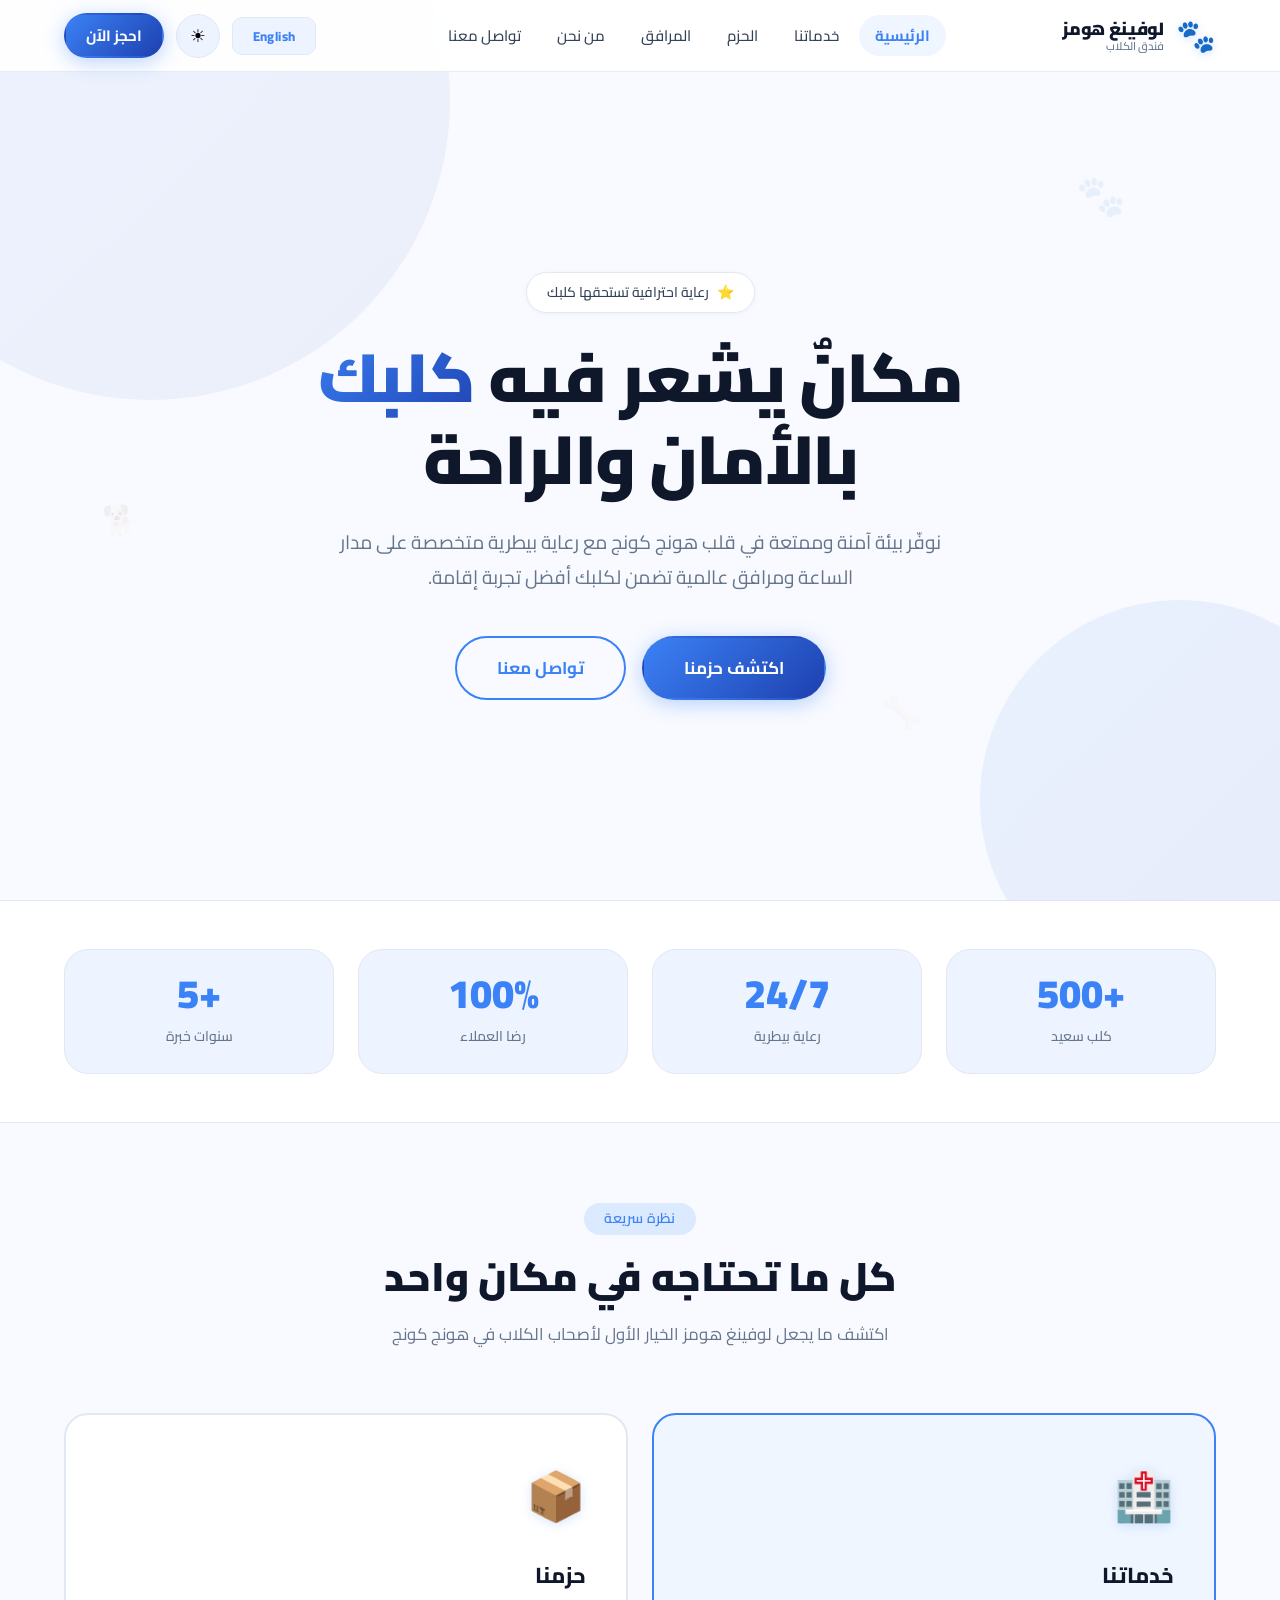
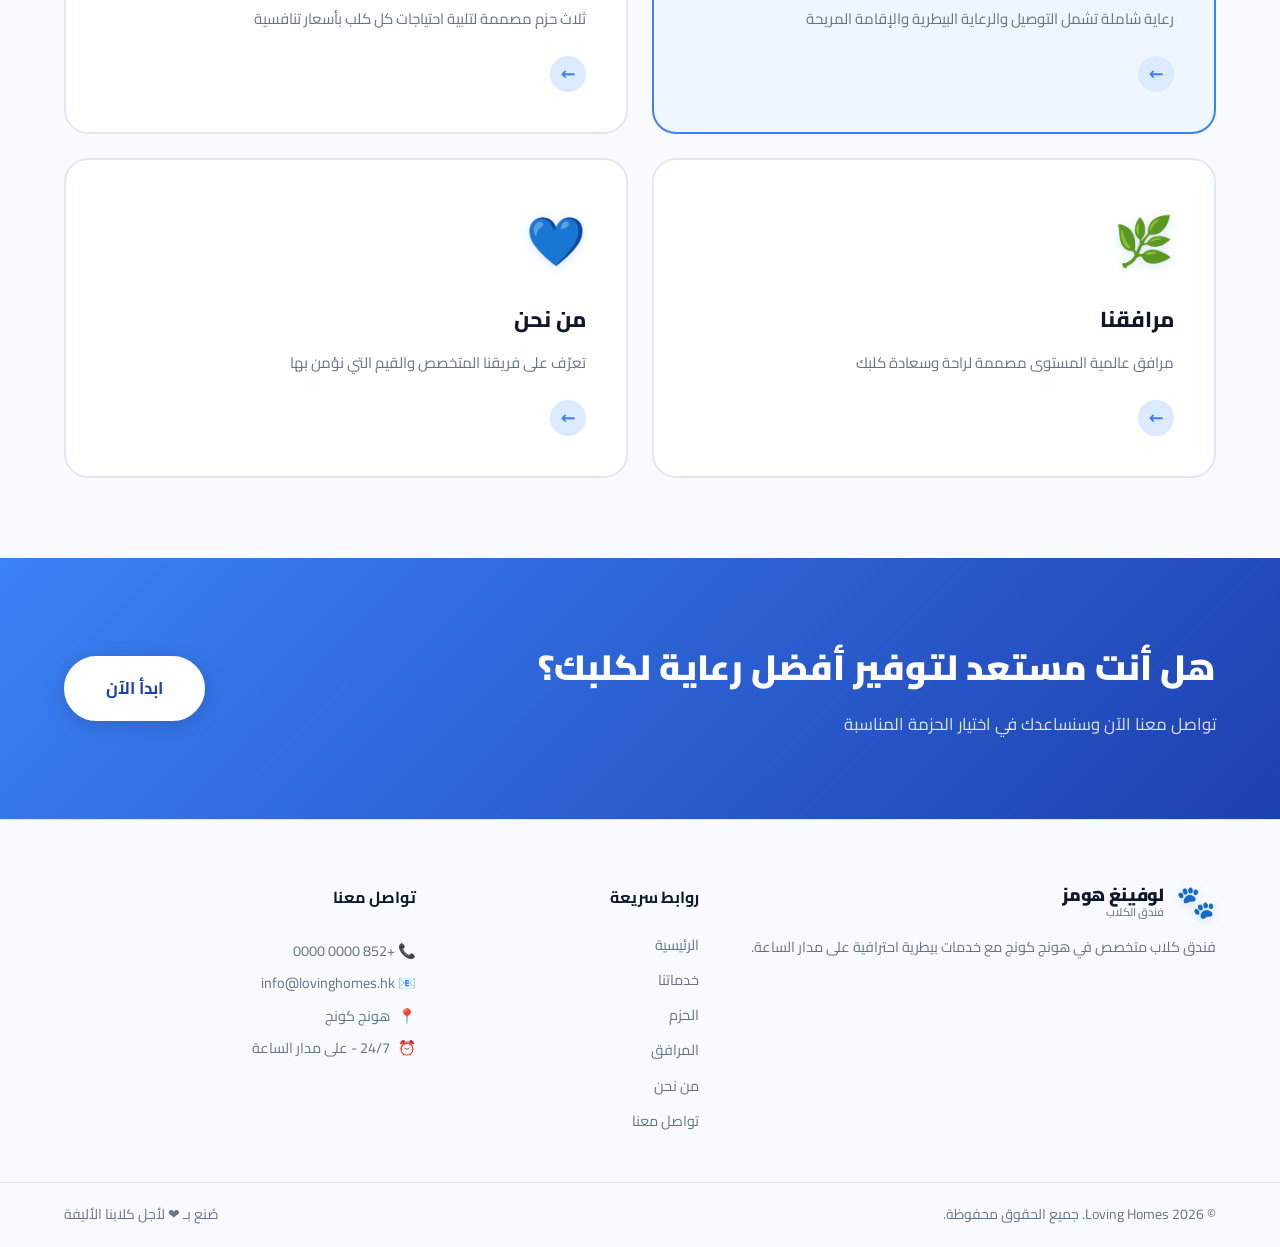
<file: index.html>
<!DOCTYPE html>
<html lang="ar" dir="rtl" data-theme="light">

<head>
    <meta charset="UTF-8" />
    <meta name="viewport" content="width=device-width, initial-scale=1.0, viewport-fit=cover" />
    <meta name="description"
        content="Loving Homes - Dog Hotel in Hong Kong. Professional boarding with 24/7 vet care, world-class facilities and daily photo updates." />
    <title>Loving Homes | Dog Hotel</title>
    <link rel="preconnect" href="https://fonts.googleapis.com" />
    <link rel="preconnect" href="https://fonts.gstatic.com" crossorigin />
    <link href="https://fonts.googleapis.com/css2?family=Cairo:wght@300;400;500;600;700;800;900&display=swap"
        rel="stylesheet" />
    <link rel="stylesheet" href="style.css" />
</head>

<body>

    <a href="#main" class="skip-link">تخطي إلى المحتوى الرئيسي</a>

    <!-- NAVBAR -->
    <header class="navbar" id="navbar" role="banner">
        <div class="container nav-container">
            <a href="index.html" class="nav-logo" aria-label="Loving Homes">
                <span class="logo-icon" aria-hidden="true">🐾</span>
                <span class="logo-text">
                    <span class="logo-title" data-i18n="brandName">Loving Homes</span>
                    <span class="logo-tagline" data-i18n="brandTagline">Dog Hotel</span>
                </span>
            </a>
            <nav id="nav-menu" class="nav-links" role="navigation" aria-label="Main navigation">
                <a href="index.html" class="nav-link" data-page="index" data-i18n="navHome">الرئيسية</a>
                <a href="services.html" class="nav-link" data-page="services" data-i18n="navServices">خدماتنا</a>
                <a href="packages.html" class="nav-link" data-page="packages" data-i18n="navPackages">الحزم</a>
                <a href="facilities.html" class="nav-link" data-page="facilities" data-i18n="navFacilities">المرافق</a>
                <a href="about.html" class="nav-link" data-page="about" data-i18n="navAbout">من نحن</a>
                <a href="contact.html" class="nav-link" data-page="contact" data-i18n="navContact">تواصل معنا</a>
            </nav>
            <div class="nav-actions">
                <button class="lang-toggle" id="lang-toggle" data-current-lang="ar" aria-label="Switch to English">
                    <span class="lang-toggle-label"></span>
                </button>
                <button class="theme-toggle" id="theme-toggle" aria-label="تبديل المظهر">
                    <span class="theme-icon light-icon" aria-hidden="true">☀️</span>
                    <span class="theme-icon dark-icon" aria-hidden="true">🌙</span>
                </button>
                <a href="contact.html" class="btn btn-primary nav-cta" data-i18n="navBook">احجز الآن</a>
                <button class="hamburger" id="hamburger" aria-label="القائمة" aria-expanded="false"
                    aria-controls="nav-menu">
                    <span class="bar"></span><span class="bar"></span><span class="bar"></span>
                </button>
            </div>
        </div>
    </header>

    <main id="main">

        <!-- HERO -->
        <section class="hero" aria-labelledby="hero-title">
            <div class="hero-img-bg" aria-hidden="true">
                <img src="Images/hero-lobby.png" alt="" />
            </div>
            <div class="hero-img-overlay" aria-hidden="true"></div>
            <div class="hero-bg" aria-hidden="true">
                <div class="blob blob-1"></div>
                <div class="blob blob-2"></div>
                <span class="paw-float pf-1">🐾</span>
                <span class="paw-float pf-2">🐕</span>
                <span class="paw-float pf-3">🦴</span>
            </div>
            <div class="hero-inner container">
                <div class="hero-badge">
                    <span aria-hidden="true">⭐</span>
                    <span data-i18n="heroBadge">رعاية احترافية تستحقها كلبك</span>
                </div>
                <h1 class="hero-title" id="hero-title">
                    <span data-i18n="heroLine1">مكانٌ يشعر فيه</span>
                    <span class="gradient-text" data-i18n="heroLine2"> كلبك </span>
                    <span data-i18n="heroLine3">بالأمان والراحة</span>
                </h1>
                <p class="hero-desc" data-i18n="heroDesc">
                    نوفّر بيئة آمنة وممتعة في قلب هونج كونج مع رعاية بيطرية متخصصة على مدار الساعة.
                </p>
                <div class="hero-actions">
                    <a href="packages.html" class="btn btn-primary btn-lg" id="hero-explore"
                        data-i18n="heroExplore">اكتشف حزمنا</a>
                    <a href="contact.html" class="btn btn-outline  btn-lg" id="hero-contact"
                        data-i18n="heroContact">تواصل معنا</a>
                </div>
            </div>
        </section>

        <!-- STATS BAND -->
        <section class="stats-band" aria-label="Statistics">
            <div class="container stats-grid">
                <div class="stat-card" tabindex="0">
                    <span class="stat-num" data-i18n="stat1Num">+500</span>
                    <span class="stat-lbl" data-i18n="stat1Lbl">كلب سعيد</span>
                </div>
                <div class="stat-card" tabindex="0">
                    <span class="stat-num" data-i18n="stat2Num">24/7</span>
                    <span class="stat-lbl" data-i18n="stat2Lbl">رعاية بيطرية</span>
                </div>
                <div class="stat-card" tabindex="0">
                    <span class="stat-num" data-i18n="stat3Num">100%</span>
                    <span class="stat-lbl" data-i18n="stat3Lbl">رضا العملاء</span>
                </div>
                <div class="stat-card" tabindex="0">
                    <span class="stat-num" data-i18n="stat4Num">+5</span>
                    <span class="stat-lbl" data-i18n="stat4Lbl">سنوات خبرة</span>
                </div>
            </div>
        </section>

        <!-- PREVIEW CARDS -->
        <section class="section preview-section" aria-labelledby="preview-title">
            <div class="container">
                <div class="section-header">
                    <span class="section-badge" data-i18n="previewBadge">نظرة سريعة</span>
                    <h2 class="section-title" id="preview-title" data-i18n="previewTitle">كل ما تحتاجه في مكان واحد</h2>
                    <p class="section-desc" data-i18n="previewDesc">اكتشف ما يجعل لوفينغ هومز الخيار الأول لأصحاب الكلاب
                    </p>
                </div>
                <div class="preview-grid">
                    <a href="services.html" class="preview-card preview-card-featured" id="prev-services">
                        <div class="preview-icon" aria-hidden="true">🏥</div>
                        <h3 data-i18n="prev1Title">خدماتنا</h3>
                        <p data-i18n="prev1Desc">رعاية شاملة تشمل التوصيل والرعاية البيطرية والإقامة المريحة</p>
                        <span class="preview-arrow" aria-hidden="true">←</span>
                    </a>
                    <a href="packages.html" class="preview-card" id="prev-packages">
                        <div class="preview-icon" aria-hidden="true">📦</div>
                        <h3 data-i18n="prev2Title">حزمنا</h3>
                        <p data-i18n="prev2Desc">ثلاث حزم مصممة لتلبية احتياجات كل كلب بأسعار تنافسية</p>
                        <span class="preview-arrow" aria-hidden="true">←</span>
                    </a>
                    <a href="facilities.html" class="preview-card" id="prev-facilities">
                        <div class="preview-icon" aria-hidden="true">🌿</div>
                        <h3 data-i18n="prev3Title">مرافقنا</h3>
                        <p data-i18n="prev3Desc">مرافق عالمية المستوى مصممة لراحة وسعادة كلبك</p>
                        <span class="preview-arrow" aria-hidden="true">←</span>
                    </a>
                    <a href="about.html" class="preview-card" id="prev-about">
                        <div class="preview-icon" aria-hidden="true">💙</div>
                        <h3 data-i18n="prev4Title">من نحن</h3>
                        <p data-i18n="prev4Desc">تعرّف على فريقنا المتخصص والقيم التي نؤمن بها</p>
                        <span class="preview-arrow" aria-hidden="true">←</span>
                    </a>
                </div>
            </div>
        </section>

        <!-- CTA BAND -->
        <section class="cta-band" aria-labelledby="cta-home-title">
            <div class="container cta-inner">
                <div class="cta-text">
                    <h2 id="cta-home-title" data-i18n="ctaTitle">هل أنت مستعد لتوفير أفضل رعاية لكلبك؟</h2>
                    <p data-i18n="ctaDesc">تواصل معنا الآن وسنساعدك في اختيار الحزمة المناسبة</p>
                </div>
                <a href="contact.html" class="btn btn-white btn-lg" id="cta-btn" data-i18n="ctaStartNow">ابدأ الآن</a>
            </div>
        </section>

    </main>

    <!-- FOOTER -->
    <footer class="footer" role="contentinfo">
        <div class="container footer-grid">
            <div class="footer-brand">
                <a href="index.html" class="nav-logo">
                    <span class="logo-icon" aria-hidden="true">🐾</span>
                    <span class="logo-text">
                        <span class="logo-title" data-i18n="brandName">Loving Homes</span>
                        <span class="logo-tagline" data-i18n="brandTagline">Dog Hotel</span>
                    </span>
                </a>
                <p data-i18n="footerDesc">فندق كلاب متخصص في هونج كونج مع خدمات بيطرية احترافية على مدار الساعة.</p>
            </div>
            <nav aria-label="Quick links">
                <h4 data-i18n="footerQuickLinks">روابط سريعة</h4>
                <ul>
                    <li><a href="index.html" data-i18n="navHome">الرئيسية</a></li>
                    <li><a href="services.html" data-i18n="navServices">خدماتنا</a></li>
                    <li><a href="packages.html" data-i18n="navPackages">الحزم</a></li>
                    <li><a href="facilities.html" data-i18n="navFacilities">المرافق</a></li>
                    <li><a href="about.html" data-i18n="navAbout">من نحن</a></li>
                    <li><a href="contact.html" data-i18n="navContact">تواصل معنا</a></li>
                </ul>
            </nav>
            <div class="footer-contact-col">
                <h4 data-i18n="footerContact">تواصل معنا</h4>
                <a href="tel:+85200000000">📞 +852 0000 0000</a>
                <a href="mailto:info@lovinghomes.hk">📧 info@lovinghomes.hk</a>
                <span>📍 <span data-i18n="infoLocationVal">هونج كونج</span></span>
                <span>⏰ <span data-i18n="infoHoursVal">24/7</span></span>
            </div>
        </div>
        <div class="footer-bottom">
            <div class="container footer-bottom-row">
                <p>© <span class="current-year"></span> Loving Homes. <span data-i18n="footerRights">جميع الحقوق
                        محفوظة.</span></p>
                <p data-i18n="footerMadeWith">صُنع بـ ❤️ لأجل كلابنا الأليفة</p>
            </div>
        </div>
    </footer>

    <button class="back-to-top" id="back-to-top" aria-label="Back to top">↑</button>
    <script src="translations.js"></script>
    <script src="script.js"></script>
</body>

</html>
</file>
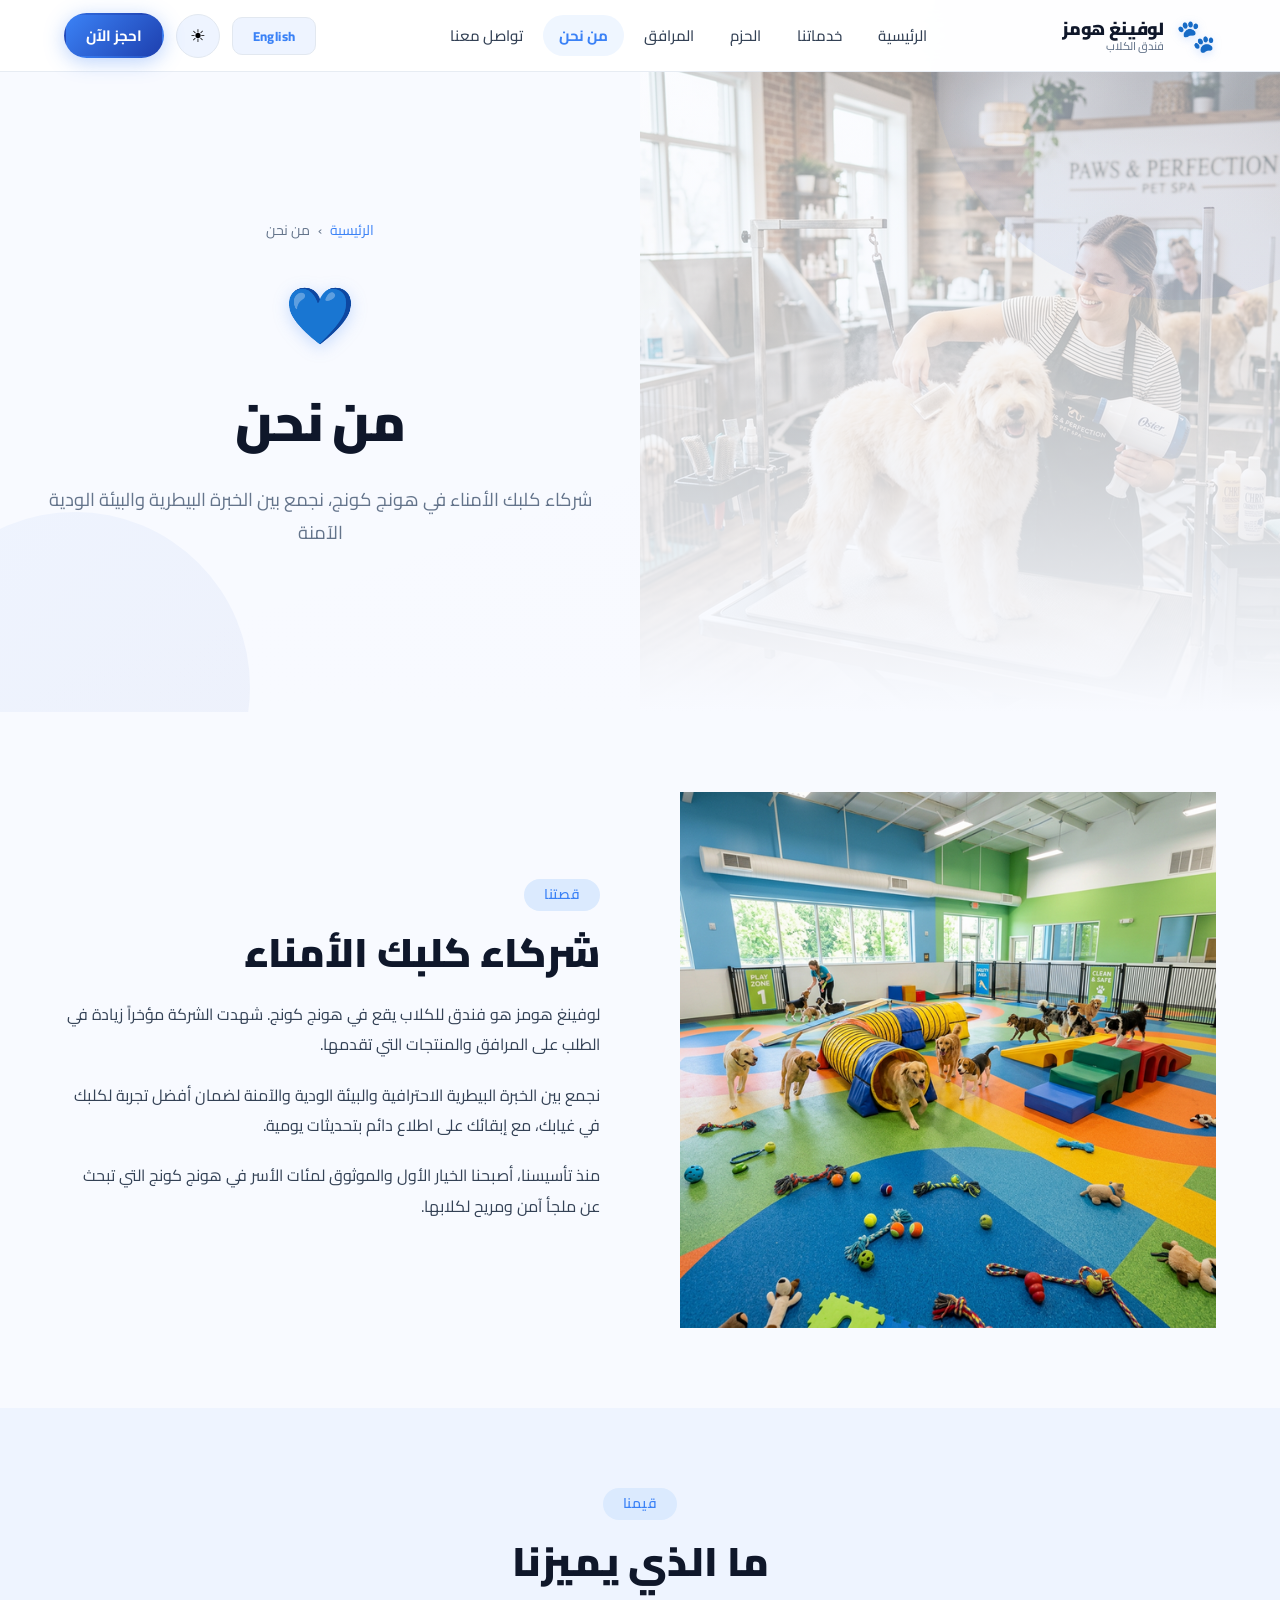
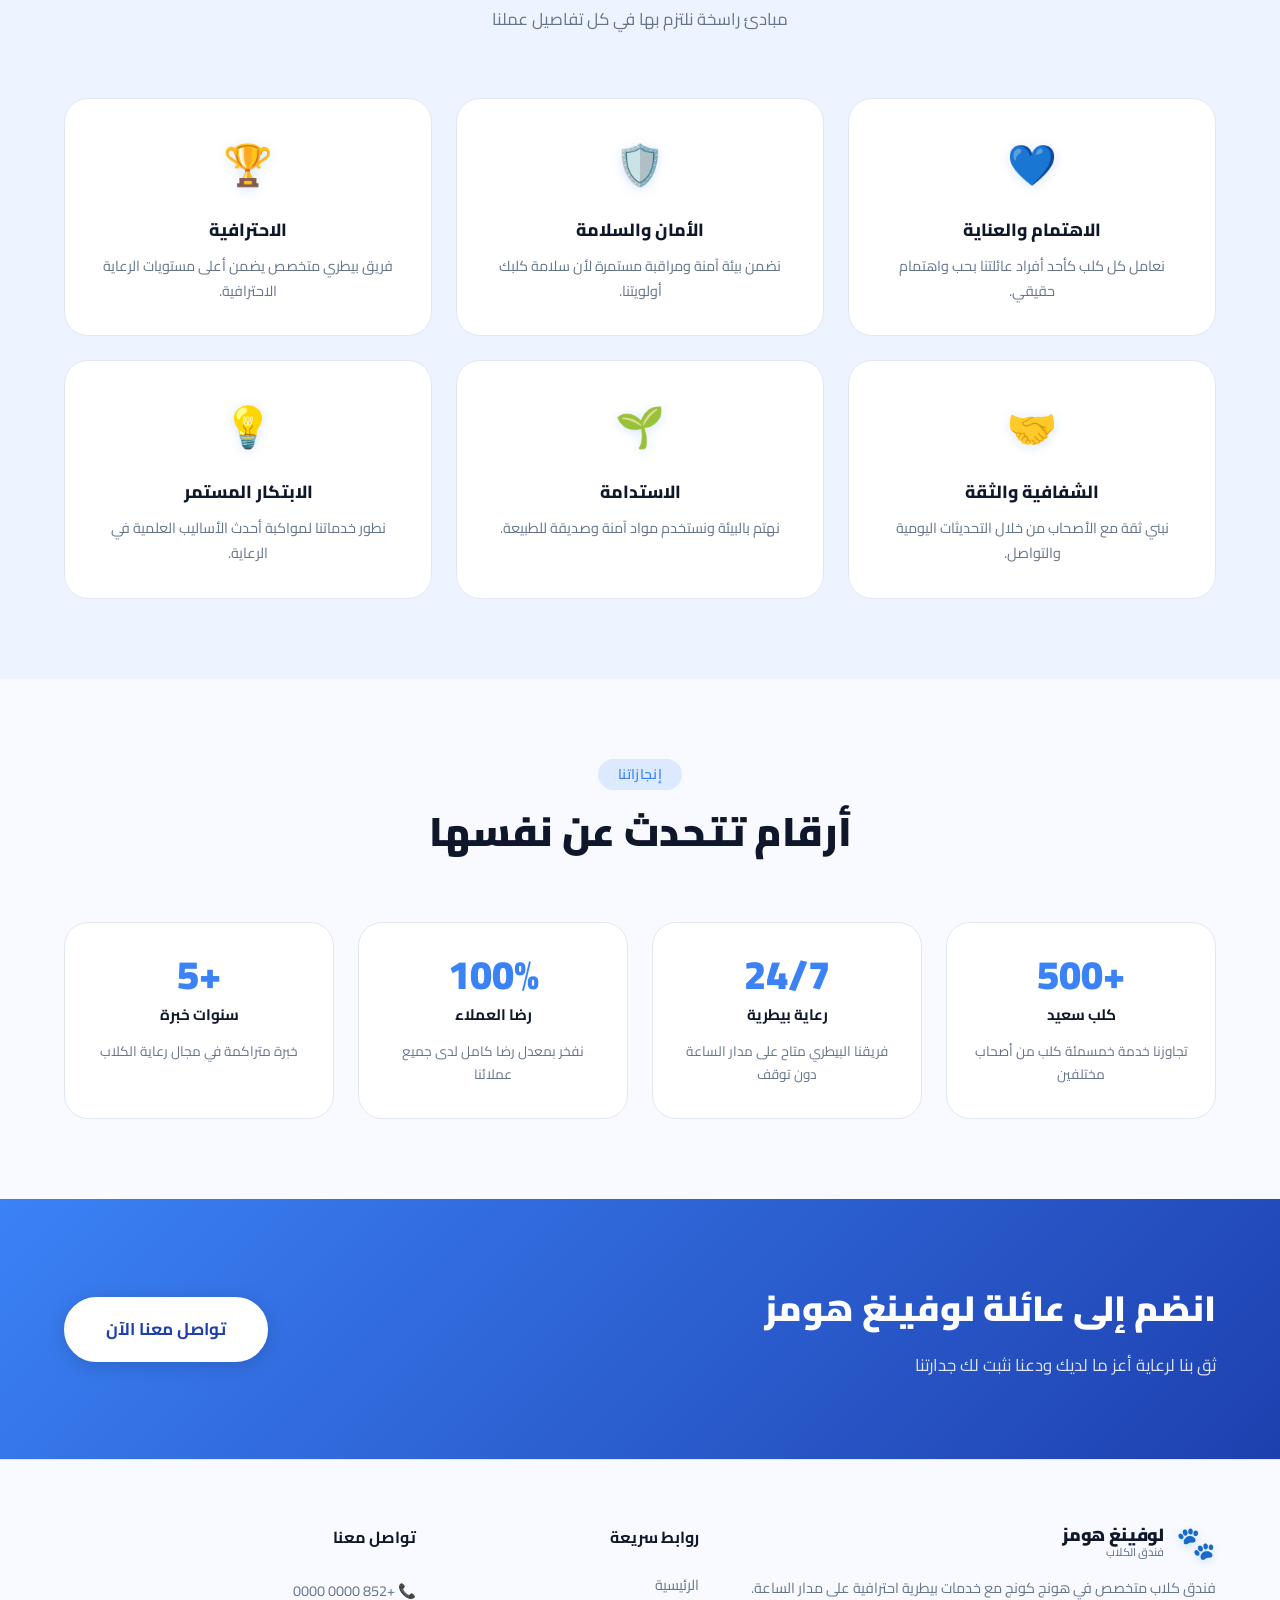
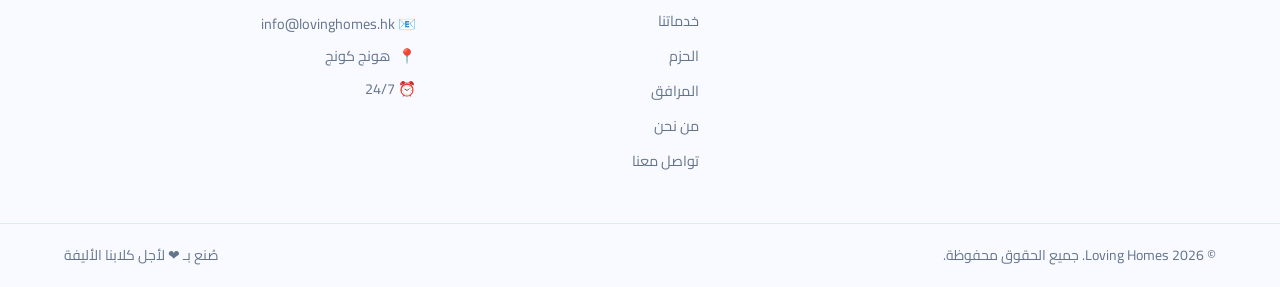
<file: about.html>
<!DOCTYPE html>
<html lang="ar" dir="rtl" data-theme="light">

<head>
    <meta charset="UTF-8" />
    <meta name="viewport" content="width=device-width, initial-scale=1.0" />
    <meta name="description"
        content="About Loving Homes - A specialist dog hotel in Hong Kong. Our story, values and achievements." />
    <title>Loving Homes | About Us</title>
    <link rel="preconnect" href="https://fonts.googleapis.com" />
    <link rel="preconnect" href="https://fonts.gstatic.com" crossorigin />
    <link href="https://fonts.googleapis.com/css2?family=Cairo:wght@300;400;500;600;700;800;900&display=swap"
        rel="stylesheet" />
    <link rel="stylesheet" href="style.css" />
</head>

<body>
    <a href="#main" class="skip-link">تخطي إلى المحتوى الرئيسي</a>

    <header class="navbar" id="navbar" role="banner">
        <div class="container nav-container">
            <a href="index.html" class="nav-logo" aria-label="Loving Homes">
                <span class="logo-icon" aria-hidden="true">🐾</span>
                <span class="logo-text">
                    <span class="logo-title" data-i18n="brandName">Loving Homes</span>
                    <span class="logo-tagline" data-i18n="brandTagline">Dog Hotel</span>
                </span>
            </a>
            <nav id="nav-menu" class="nav-links" role="navigation" aria-label="Main navigation">
                <a href="index.html" class="nav-link" data-page="index" data-i18n="navHome">الرئيسية</a>
                <a href="services.html" class="nav-link" data-page="services" data-i18n="navServices">خدماتنا</a>
                <a href="packages.html" class="nav-link" data-page="packages" data-i18n="navPackages">الحزم</a>
                <a href="facilities.html" class="nav-link" data-page="facilities" data-i18n="navFacilities">المرافق</a>
                <a href="about.html" class="nav-link" data-page="about" data-i18n="navAbout">من نحن</a>
                <a href="contact.html" class="nav-link" data-page="contact" data-i18n="navContact">تواصل معنا</a>
            </nav>
            <div class="nav-actions">
                <button class="lang-toggle" id="lang-toggle" data-current-lang="ar" aria-label="Switch to English">
                    <span class="lang-toggle-label"></span>
                </button>
                <button class="theme-toggle" id="theme-toggle" aria-label="تبديل المظهر">
                    <span class="theme-icon light-icon" aria-hidden="true">☀️</span>
                    <span class="theme-icon dark-icon" aria-hidden="true">🌙</span>
                </button>
                <a href="contact.html" class="btn btn-primary nav-cta" data-i18n="navBook">احجز الآن</a>
                <button class="hamburger" id="hamburger" aria-label="القائمة" aria-expanded="false"
                    aria-controls="nav-menu">
                    <span class="bar"></span><span class="bar"></span><span class="bar"></span>
                </button>
            </div>
        </div>
    </header>

    <main id="main">

        <!-- PAGE HERO -->
        <section class="page-hero about-hero" aria-labelledby="ph-title">
            <div class="page-hero-img" aria-hidden="true">
                <img src="Images/grooming-spa.png" alt="" />
            </div>
            <div class="hero-img-overlay" aria-hidden="true"></div>
            <div class="page-hero-bg" aria-hidden="true">
                <div class="ph-blob ph-blob-1"></div>
                <div class="ph-blob ph-blob-2"></div>
            </div>
            <div class="container page-hero-inner">
                <nav class="breadcrumb" aria-label="Breadcrumb">
                    <a href="index.html" data-i18n="breadHome">الرئيسية</a>
                    <span aria-hidden="true">›</span>
                    <span aria-current="page" data-i18n="navAbout">من نحن</span>
                </nav>
                <div class="ph-badge" aria-hidden="true">💙</div>
                <h1 class="page-hero-title" id="ph-title" data-i18n="aboutHeroTitle">من نحن</h1>
                <p class="page-hero-desc" data-i18n="aboutHeroDesc">شركاء كلبك الأمناء في هونج كونج</p>
            </div>
        </section>

        <!-- STORY -->
        <section class="section" aria-labelledby="story-title">
            <div class="container about-story-grid">
                <div class="about-visual" aria-hidden="true">
                    <div class="about-image-card">
                        <img src="Images/play-area.png" alt="Loving Homes Facilities" />
                    </div>
                </div>
                <div class="about-text-col">
                    <span class="section-badge" data-i18n="aboutStoryBadge">قصتنا</span>
                    <h2 class="section-title" id="story-title" data-i18n="aboutStoryTitle">شركاء كلبك الأمناء</h2>
                    <p class="about-para" data-i18n="aboutP1">لوفينغ هومز هو فندق للكلاب يقع في هونج كونج. شهدت الشركة
                        مؤخراً زيادة في الطلب على المرافق والمنتجات التي تقدمها.</p>
                    <p class="about-para" data-i18n="aboutP2">نجمع بين الخبرة البيطرية الاحترافية والبيئة الودية والآمنة
                        لضمان أفضل تجربة لكلبك في غيابك.</p>
                    <p class="about-para" data-i18n="aboutP3">منذ تأسيسنا، أصبحنا الخيار الأول والموثوق لمئات الأسر في
                        هونج كونج.</p>
                </div>
            </div>
        </section>

        <!-- VALUES -->
        <section class="section bg-alt" aria-labelledby="values-title">
            <div class="container">
                <div class="section-header">
                    <span class="section-badge" data-i18n="valuesBadge">قيمنا</span>
                    <h2 class="section-title" id="values-title" data-i18n="valuesTitle">ما الذي يميزنا</h2>
                    <p class="section-desc" data-i18n="valuesDesc">مبادئ راسخة نلتزم بها في كل تفاصيل عملنا</p>
                </div>
                <div class="values-grid">
                    <div class="value-card" tabindex="0">
                        <div class="value-icon">💙</div>
                        <h3 data-i18n="v1Title">الاهتمام والعناية</h3>
                        <p data-i18n="v1Desc">نعامل كل كلب كأحد أفراد عائلتنا.</p>
                    </div>
                    <div class="value-card" tabindex="0">
                        <div class="value-icon">🛡️</div>
                        <h3 data-i18n="v2Title">الأمان والسلامة</h3>
                        <p data-i18n="v2Desc">نضمن بيئة آمنة ومراقبة مستمرة.</p>
                    </div>
                    <div class="value-card" tabindex="0">
                        <div class="value-icon">🏆</div>
                        <h3 data-i18n="v3Title">الاحترافية</h3>
                        <p data-i18n="v3Desc">فريق بيطري متخصص يضمن أعلى مستويات الرعاية.</p>
                    </div>
                    <div class="value-card" tabindex="0">
                        <div class="value-icon">🤝</div>
                        <h3 data-i18n="v4Title">الشفافية والثقة</h3>
                        <p data-i18n="v4Desc">نبني ثقة من خلال التحديثات اليومية والتواصل.</p>
                    </div>
                    <div class="value-card" tabindex="0">
                        <div class="value-icon">🌱</div>
                        <h3 data-i18n="v5Title">الاستدامة</h3>
                        <p data-i18n="v5Desc">نهتم بالبيئة ونستخدم مواد آمنة وصديقة للطبيعة.</p>
                    </div>
                    <div class="value-card" tabindex="0">
                        <div class="value-icon">💡</div>
                        <h3 data-i18n="v6Title">الابتكار المستمر</h3>
                        <p data-i18n="v6Desc">نطور خدماتنا لمواكبة أحدث الأساليب العلمية.</p>
                    </div>
                </div>
            </div>
        </section>

        <!-- ACHIEVEMENTS -->
        <section class="section" aria-labelledby="ach-title">
            <div class="container">
                <div class="section-header">
                    <span class="section-badge" data-i18n="achBadge">إنجازاتنا</span>
                    <h2 class="section-title" id="ach-title" data-i18n="achTitle">أرقام تتحدث عن نفسها</h2>
                </div>
                <div class="achievements-grid">
                    <div class="achievement-card" tabindex="0"><span class="ach-num"
                            data-i18n="ach1Num">+500</span><span class="ach-lbl" data-i18n="ach1Lbl">كلب سعيد</span>
                        <p data-i18n="ach1Desc">تجاوزنا خدمة خمسمئة كلب</p>
                    </div>
                    <div class="achievement-card" tabindex="0"><span class="ach-num"
                            data-i18n="ach2Num">24/7</span><span class="ach-lbl" data-i18n="ach2Lbl">رعاية بيطرية</span>
                        <p data-i18n="ach2Desc">فريقنا البيطري متاح دون توقف</p>
                    </div>
                    <div class="achievement-card" tabindex="0"><span class="ach-num"
                            data-i18n="ach3Num">100%</span><span class="ach-lbl" data-i18n="ach3Lbl">رضا العملاء</span>
                        <p data-i18n="ach3Desc">معدل رضا كامل لدى جميع عملائنا</p>
                    </div>
                    <div class="achievement-card" tabindex="0"><span class="ach-num" data-i18n="ach4Num">+5</span><span
                            class="ach-lbl" data-i18n="ach4Lbl">سنوات خبرة</span>
                        <p data-i18n="ach4Desc">خبرة متراكمة في رعاية الكلاب</p>
                    </div>
                </div>
            </div>
        </section>

        <!-- CTA -->
        <section class="cta-band" aria-labelledby="cta-a-title">
            <div class="container cta-inner">
                <div class="cta-text">
                    <h2 id="cta-a-title" data-i18n="aboutCta1Title">انضم إلى عائلة لوفينغ هومز</h2>
                    <p data-i18n="aboutCta1Desc">ثق بنا لرعاية أعز ما لديك</p>
                </div>
                <a href="contact.html" class="btn btn-white btn-lg" data-i18n="aboutCta1Btn">تواصل معنا الآن</a>
            </div>
        </section>

    </main>

    <footer class="footer" role="contentinfo">
        <div class="container footer-grid">
            <div class="footer-brand">
                <a href="index.html" class="nav-logo">
                    <span class="logo-icon" aria-hidden="true">🐾</span>
                    <span class="logo-text">
                        <span class="logo-title" data-i18n="brandName">Loving Homes</span>
                        <span class="logo-tagline" data-i18n="brandTagline">Dog Hotel</span>
                    </span>
                </a>
                <p data-i18n="footerDesc">فندق كلاب متخصص في هونج كونج.</p>
            </div>
            <nav aria-label="Quick links">
                <h4 data-i18n="footerQuickLinks">روابط سريعة</h4>
                <ul>
                    <li><a href="index.html" data-i18n="navHome">الرئيسية</a></li>
                    <li><a href="services.html" data-i18n="navServices">خدماتنا</a></li>
                    <li><a href="packages.html" data-i18n="navPackages">الحزم</a></li>
                    <li><a href="facilities.html" data-i18n="navFacilities">المرافق</a></li>
                    <li><a href="about.html" data-i18n="navAbout">من نحن</a></li>
                    <li><a href="contact.html" data-i18n="navContact">تواصل معنا</a></li>
                </ul>
            </nav>
            <div class="footer-contact-col">
                <h4 data-i18n="footerContact">تواصل معنا</h4>
                <a href="tel:+85200000000">📞 +852 0000 0000</a>
                <a href="mailto:info@lovinghomes.hk">📧 info@lovinghomes.hk</a>
                <span>📍 <span data-i18n="infoLocationVal">هونج كونج</span></span>
                <span>⏰ 24/7</span>
            </div>
        </div>
        <div class="footer-bottom">
            <div class="container footer-bottom-row">
                <p>© <span class="current-year"></span> Loving Homes. <span data-i18n="footerRights">جميع الحقوق
                        محفوظة.</span></p>
                <p data-i18n="footerMadeWith">صُنع بـ ❤️ لأجل كلابنا الأليفة</p>
            </div>
        </div>
    </footer>

    <button class="back-to-top" id="back-to-top" aria-label="Back to top">↑</button>
    <script src="translations.js"></script>
    <script src="script.js"></script>
</body>

</html>
</file>
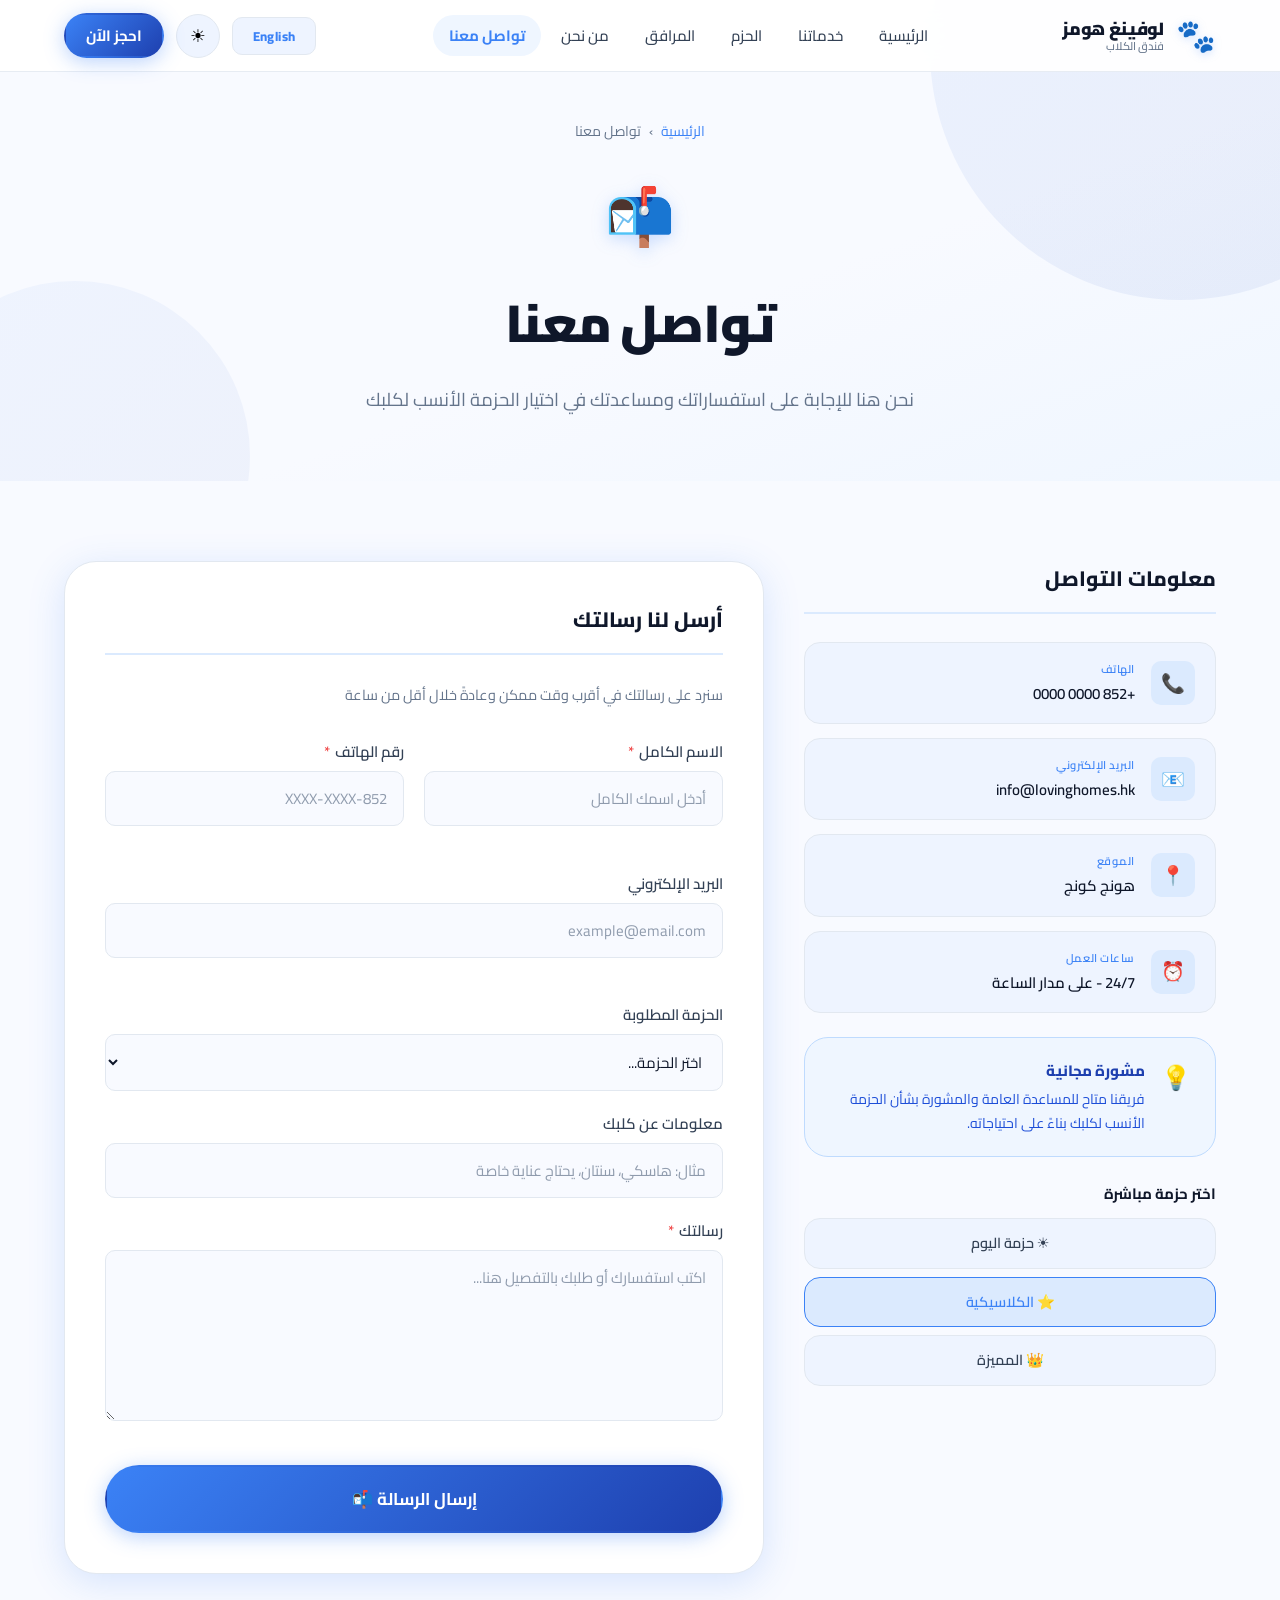
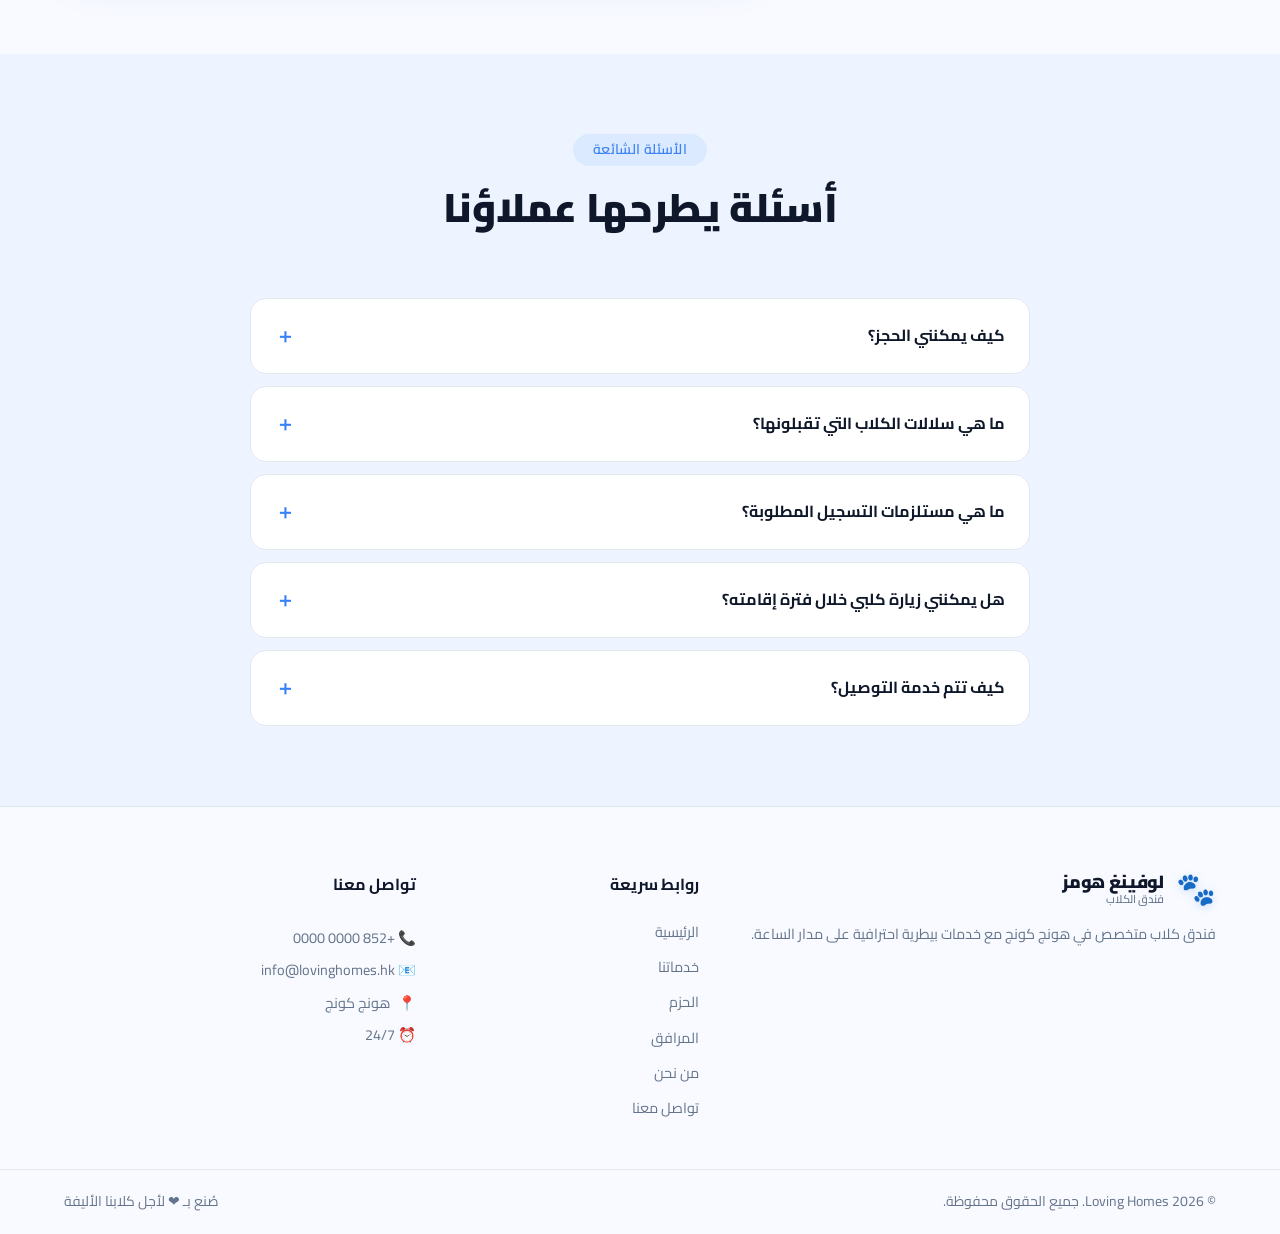
<file: contact.html>
<!DOCTYPE html>
<html lang="ar" dir="rtl" data-theme="light">

<head>
    <meta charset="UTF-8" />
    <meta name="viewport" content="width=device-width, initial-scale=1.0" />
    <meta name="description"
        content="Contact Loving Homes Dog Hotel in Hong Kong - Book your dog's stay, choose a package, or ask us anything." />
    <title>Loving Homes | Contact</title>
    <link rel="preconnect" href="https://fonts.googleapis.com" />
    <link rel="preconnect" href="https://fonts.gstatic.com" crossorigin />
    <link href="https://fonts.googleapis.com/css2?family=Cairo:wght@300;400;500;600;700;800;900&display=swap"
        rel="stylesheet" />
    <link rel="stylesheet" href="style.css" />
</head>

<body>
    <a href="#main" class="skip-link">تخطي إلى المحتوى الرئيسي</a>

    <header class="navbar" id="navbar" role="banner">
        <div class="container nav-container">
            <a href="index.html" class="nav-logo" aria-label="Loving Homes">
                <span class="logo-icon" aria-hidden="true">🐾</span>
                <span class="logo-text">
                    <span class="logo-title" data-i18n="brandName">Loving Homes</span>
                    <span class="logo-tagline" data-i18n="brandTagline">Dog Hotel</span>
                </span>
            </a>
            <nav id="nav-menu" class="nav-links" role="navigation" aria-label="Main navigation">
                <a href="index.html" class="nav-link" data-page="index" data-i18n="navHome">الرئيسية</a>
                <a href="services.html" class="nav-link" data-page="services" data-i18n="navServices">خدماتنا</a>
                <a href="packages.html" class="nav-link" data-page="packages" data-i18n="navPackages">الحزم</a>
                <a href="facilities.html" class="nav-link" data-page="facilities" data-i18n="navFacilities">المرافق</a>
                <a href="about.html" class="nav-link" data-page="about" data-i18n="navAbout">من نحن</a>
                <a href="contact.html" class="nav-link" data-page="contact" data-i18n="navContact">تواصل معنا</a>
            </nav>
            <div class="nav-actions">
                <button class="lang-toggle" id="lang-toggle" data-current-lang="ar" aria-label="Switch to English">
                    <span class="lang-toggle-label"></span>
                </button>
                <button class="theme-toggle" id="theme-toggle" aria-label="تبديل المظهر">
                    <span class="theme-icon light-icon" aria-hidden="true">☀️</span>
                    <span class="theme-icon dark-icon" aria-hidden="true">🌙</span>
                </button>
                <a href="contact.html" class="btn btn-primary nav-cta" data-i18n="navBook">احجز الآن</a>
                <button class="hamburger" id="hamburger" aria-label="القائمة" aria-expanded="false"
                    aria-controls="nav-menu">
                    <span class="bar"></span><span class="bar"></span><span class="bar"></span>
                </button>
            </div>
        </div>
    </header>

    <main id="main">

        <!-- PAGE HERO -->
        <section class="page-hero contact-hero" aria-labelledby="ph-title">
            <div class="page-hero-bg" aria-hidden="true">
                <div class="ph-blob ph-blob-1"></div>
                <div class="ph-blob ph-blob-2"></div>
            </div>
            <div class="container page-hero-inner">
                <nav class="breadcrumb" aria-label="Breadcrumb">
                    <a href="index.html" data-i18n="breadHome">الرئيسية</a>
                    <span aria-hidden="true">›</span>
                    <span aria-current="page" data-i18n="navContact">تواصل معنا</span>
                </nav>
                <div class="ph-badge" aria-hidden="true">📬</div>
                <h1 class="page-hero-title" id="ph-title" data-i18n="contactHeroTitle">تواصل معنا</h1>
                <p class="page-hero-desc" data-i18n="contactHeroDesc">نحن هنا للإجابة على استفساراتك</p>
            </div>
        </section>

        <!-- CONTACT SECTION -->
        <section class="section" aria-labelledby="contact-main-title">
            <div class="container">
                <h2 class="sr-only" id="contact-main-title" data-i18n="contactHeroTitle">تواصل معنا</h2>
                <div class="contact-page-grid">

                    <!-- INFO SIDE -->
                    <aside class="contact-info-panel" aria-labelledby="info-panel-title">
                        <h3 id="info-panel-title" class="info-panel-title" data-i18n="infoPanelTitle">معلومات التواصل
                        </h3>

                        <div class="info-cards">
                            <div class="info-card" tabindex="0">
                                <div class="info-card-icon" aria-hidden="true">📞</div>
                                <div class="info-card-body">
                                    <span class="info-card-label" data-i18n="infoPhone">الهاتف</span>
                                    <a href="tel:+85200000000" class="info-card-value">+852 0000 0000</a>
                                </div>
                            </div>
                            <div class="info-card" tabindex="0">
                                <div class="info-card-icon" aria-hidden="true">📧</div>
                                <div class="info-card-body">
                                    <span class="info-card-label" data-i18n="infoEmail">البريد الإلكتروني</span>
                                    <a href="mailto:info@lovinghomes.hk" class="info-card-value">info@lovinghomes.hk</a>
                                </div>
                            </div>
                            <div class="info-card" tabindex="0">
                                <div class="info-card-icon" aria-hidden="true">📍</div>
                                <div class="info-card-body">
                                    <span class="info-card-label" data-i18n="infoLocation">الموقع</span>
                                    <span class="info-card-value" data-i18n="infoLocationVal">هونج كونج</span>
                                </div>
                            </div>
                            <div class="info-card" tabindex="0">
                                <div class="info-card-icon" aria-hidden="true">⏰</div>
                                <div class="info-card-body">
                                    <span class="info-card-label" data-i18n="infoHours">ساعات العمل</span>
                                    <span class="info-card-value" data-i18n="infoHoursVal">24/7 - على مدار الساعة</span>
                                </div>
                            </div>
                        </div>

                        <div class="advice-panel" role="note">
                            <div class="advice-icon" aria-hidden="true">💡</div>
                            <div>
                                <h4 data-i18n="adviceTitle">مشورة مجانية</h4>
                                <p data-i18n="adviceDesc">فريقنا متاح للمساعدة والمشورة بشأن الحزمة الأنسب لكلبك.</p>
                            </div>
                        </div>

                        <div class="quick-packages">
                            <h4 data-i18n="qpkgTitle">اختر حزمة مباشرة</h4>
                            <div class="quick-pkg-links">
                                <a href="packages.html#pkg-day" class="qpkg-link" id="qpkg-day" data-i18n="pkgOptDay">☀️
                                    حزمة اليوم</a>
                                <a href="packages.html#pkg-classic" class="qpkg-link qpkg-featured" id="qpkg-classic"
                                    data-i18n="pkgOptClassic">⭐ الكلاسيكية</a>
                                <a href="packages.html#pkg-premium" class="qpkg-link" id="qpkg-premium"
                                    data-i18n="pkgOptPremium">👑 المميزة</a>
                            </div>
                        </div>
                    </aside>

                    <!-- FORM SIDE -->
                    <div class="contact-form-panel">
                        <form class="contact-form" id="contact-form" novalidate aria-label="Contact form">
                            <h3 class="form-panel-title" data-i18n="formTitle">أرسل لنا رسالتك</h3>
                            <p class="form-intro" data-i18n="formIntro">سنرد على رسالتك في أقرب وقت ممكن</p>

                            <div class="form-row-two">
                                <div class="form-grp">
                                    <label for="full-name" class="form-lbl"><span data-i18n="lblName">الاسم
                                            الكامل</span> <span class="req" aria-label="مطلوب">*</span></label>
                                    <input type="text" id="full-name" name="fullName" class="form-inp"
                                        data-i18n-ph="phName" placeholder="أدخل اسمك الكامل" autocomplete="name"
                                        required aria-required="true" aria-describedby="name-err" />
                                    <span class="form-err" id="name-err" role="alert" aria-live="polite"></span>
                                </div>
                                <div class="form-grp">
                                    <label for="phone" class="form-lbl"><span data-i18n="lblPhone">رقم الهاتف</span>
                                        <span class="req" aria-label="مطلوب">*</span></label>
                                    <input type="tel" id="phone" name="phone" class="form-inp" data-i18n-ph="phPhone"
                                        placeholder="852-XXXX-XXXX" autocomplete="tel" required aria-required="true"
                                        aria-describedby="phone-err" />
                                    <span class="form-err" id="phone-err" role="alert" aria-live="polite"></span>
                                </div>
                            </div>

                            <div class="form-grp">
                                <label for="email" class="form-lbl" data-i18n="lblEmail">البريد الإلكتروني</label>
                                <input type="email" id="email" name="email" class="form-inp" data-i18n-ph="phEmail"
                                    placeholder="example@email.com" autocomplete="email" aria-describedby="email-err" />
                                <span class="form-err" id="email-err" role="alert" aria-live="polite"></span>
                            </div>

                            <div class="form-grp">
                                <label for="package-select" class="form-lbl" data-i18n="lblPackage">الحزمة
                                    المطلوبة</label>
                                <select id="package-select" name="package" class="form-select">
                                    <option value="" disabled selected data-i18n="pkgOptDefault">اختر الحزمة...</option>
                                    <option value="day" data-i18n="pkgOptDay">☀️ حزمة اليوم</option>
                                    <option value="classic" data-i18n="pkgOptClassic">⭐ الكلاسيكية</option>
                                    <option value="premium" data-i18n="pkgOptPremium">👑 المميزة</option>
                                    <option value="custom" data-i18n="pkgOptCustom">🎯 حزمة مخصصة</option>
                                </select>
                            </div>

                            <div class="form-grp">
                                <label for="pet-info" class="form-lbl" data-i18n="lblPetInfo">معلومات عن كلبك</label>
                                <input type="text" id="pet-info" name="petInfo" class="form-inp"
                                    data-i18n-ph="phPetInfo" placeholder="مثال: هاسكي، سنتان، يحتاج عناية خاصة" />
                            </div>

                            <div class="form-grp">
                                <label for="message" class="form-lbl"><span data-i18n="lblMessage">رسالتك</span> <span
                                        class="req" aria-label="مطلوب">*</span></label>
                                <textarea id="message" name="message" class="form-textarea" data-i18n-ph="phMessage"
                                    placeholder="اكتب استفسارك أو طلبك بالتفصيل هنا..." rows="5" required
                                    aria-required="true" aria-describedby="msg-err"></textarea>
                                <span class="form-err" id="msg-err" role="alert" aria-live="polite"></span>
                            </div>

                            <button type="submit" class="btn btn-primary btn-full btn-lg" id="submit-btn">
                                <span class="btn-txt" data-i18n="submitBtn">إرسال الرسالة 📬</span>
                                <span class="btn-spin" aria-hidden="true" style="display:none;" data-i18n="submitting">⏳
                                    جارٍ الإرسال...</span>
                            </button>

                            <div class="form-success" id="form-success" role="alert" aria-live="assertive"
                                style="display:none;" tabindex="-1">
                                <span aria-hidden="true">✅</span>
                                <span data-i18n="successMsg">تم إرسال رسالتك بنجاح! سنتواصل معك في أقرب وقت ممكن.</span>
                            </div>
                        </form>
                    </div>

                </div>
            </div>
        </section>

        <!-- FAQ -->
        <section class="section bg-alt" aria-labelledby="faq-title">
            <div class="container">
                <div class="section-header">
                    <span class="section-badge" data-i18n="faqBadge">الأسئلة الشائعة</span>
                    <h2 class="section-title" id="faq-title" data-i18n="faqTitle">أسئلة يطرحها عملاؤنا</h2>
                </div>
                <div class="faq-list">
                    <details class="faq-item" tabindex="0">
                        <summary class="faq-q" data-i18n="faq1Q">كيف يمكنني الحجز؟</summary>
                        <div class="faq-a">
                            <p data-i18n="faq1A">يمكنك الحجز عن طريق ملء نموذج التواصل أعلاه أو الاتصال بنا مباشرة.</p>
                        </div>
                    </details>
                    <details class="faq-item" tabindex="0">
                        <summary class="faq-q" data-i18n="faq2Q">ما هي سلالات الكلاب التي تقبلونها؟</summary>
                        <div class="faq-a">
                            <p data-i18n="faq2A">نقبل جميع سلالات الكلاب. تواصل معنا لمعرفة ما يناسب احتياجات كلبك.</p>
                        </div>
                    </details>
                    <details class="faq-item" tabindex="0">
                        <summary class="faq-q" data-i18n="faq3Q">ما هي مستلزمات التسجيل المطلوبة؟</summary>
                        <div class="faq-a">
                            <p data-i18n="faq3A">نطلب سجل التطعيمات الخاص بكلبك المحدّث وبيانات طبيبك البيطري في حال
                                الطوارئ.</p>
                        </div>
                    </details>
                    <details class="faq-item" tabindex="0">
                        <summary class="faq-q" data-i18n="faq4Q">هل يمكنني زيارة كلبي خلال فترة إقامته؟</summary>
                        <div class="faq-a">
                            <p data-i18n="faq4A">نعم، نرحب بزيارات أصحاب الكلاب. يُفضل التنسيق مسبقاً.</p>
                        </div>
                    </details>
                    <details class="faq-item" tabindex="0">
                        <summary class="faq-q" data-i18n="faq5Q">كيف تتم خدمة التوصيل؟</summary>
                        <div class="faq-a">
                            <p data-i18n="faq5A">نوفر خدمة التوصيل من وإلى موقعك في هونج كونج بسيارات مجهزة وآمنة.</p>
                        </div>
                    </details>
                </div>
            </div>
        </section>

    </main>

    <footer class="footer" role="contentinfo">
        <div class="container footer-grid">
            <div class="footer-brand">
                <a href="index.html" class="nav-logo">
                    <span class="logo-icon" aria-hidden="true">🐾</span>
                    <span class="logo-text">
                        <span class="logo-title" data-i18n="brandName">Loving Homes</span>
                        <span class="logo-tagline" data-i18n="brandTagline">Dog Hotel</span>
                    </span>
                </a>
                <p data-i18n="footerDesc">فندق كلاب متخصص في هونج كونج.</p>
            </div>
            <nav aria-label="Quick links">
                <h4 data-i18n="footerQuickLinks">روابط سريعة</h4>
                <ul>
                    <li><a href="index.html" data-i18n="navHome">الرئيسية</a></li>
                    <li><a href="services.html" data-i18n="navServices">خدماتنا</a></li>
                    <li><a href="packages.html" data-i18n="navPackages">الحزم</a></li>
                    <li><a href="facilities.html" data-i18n="navFacilities">المرافق</a></li>
                    <li><a href="about.html" data-i18n="navAbout">من نحن</a></li>
                    <li><a href="contact.html" data-i18n="navContact">تواصل معنا</a></li>
                </ul>
            </nav>
            <div class="footer-contact-col">
                <h4 data-i18n="footerContact">تواصل معنا</h4>
                <a href="tel:+85200000000">📞 +852 0000 0000</a>
                <a href="mailto:info@lovinghomes.hk">📧 info@lovinghomes.hk</a>
                <span>📍 <span data-i18n="infoLocationVal">هونج كونج</span></span>
                <span>⏰ 24/7</span>
            </div>
        </div>
        <div class="footer-bottom">
            <div class="container footer-bottom-row">
                <p>© <span class="current-year"></span> Loving Homes. <span data-i18n="footerRights">جميع الحقوق
                        محفوظة.</span></p>
                <p data-i18n="footerMadeWith">صُنع بـ ❤️ لأجل كلابنا الأليفة</p>
            </div>
        </div>
    </footer>

    <button class="back-to-top" id="back-to-top" aria-label="Back to top">↑</button>
    <script src="translations.js"></script>
    <script src="script.js"></script>
</body>

</html>
</file>
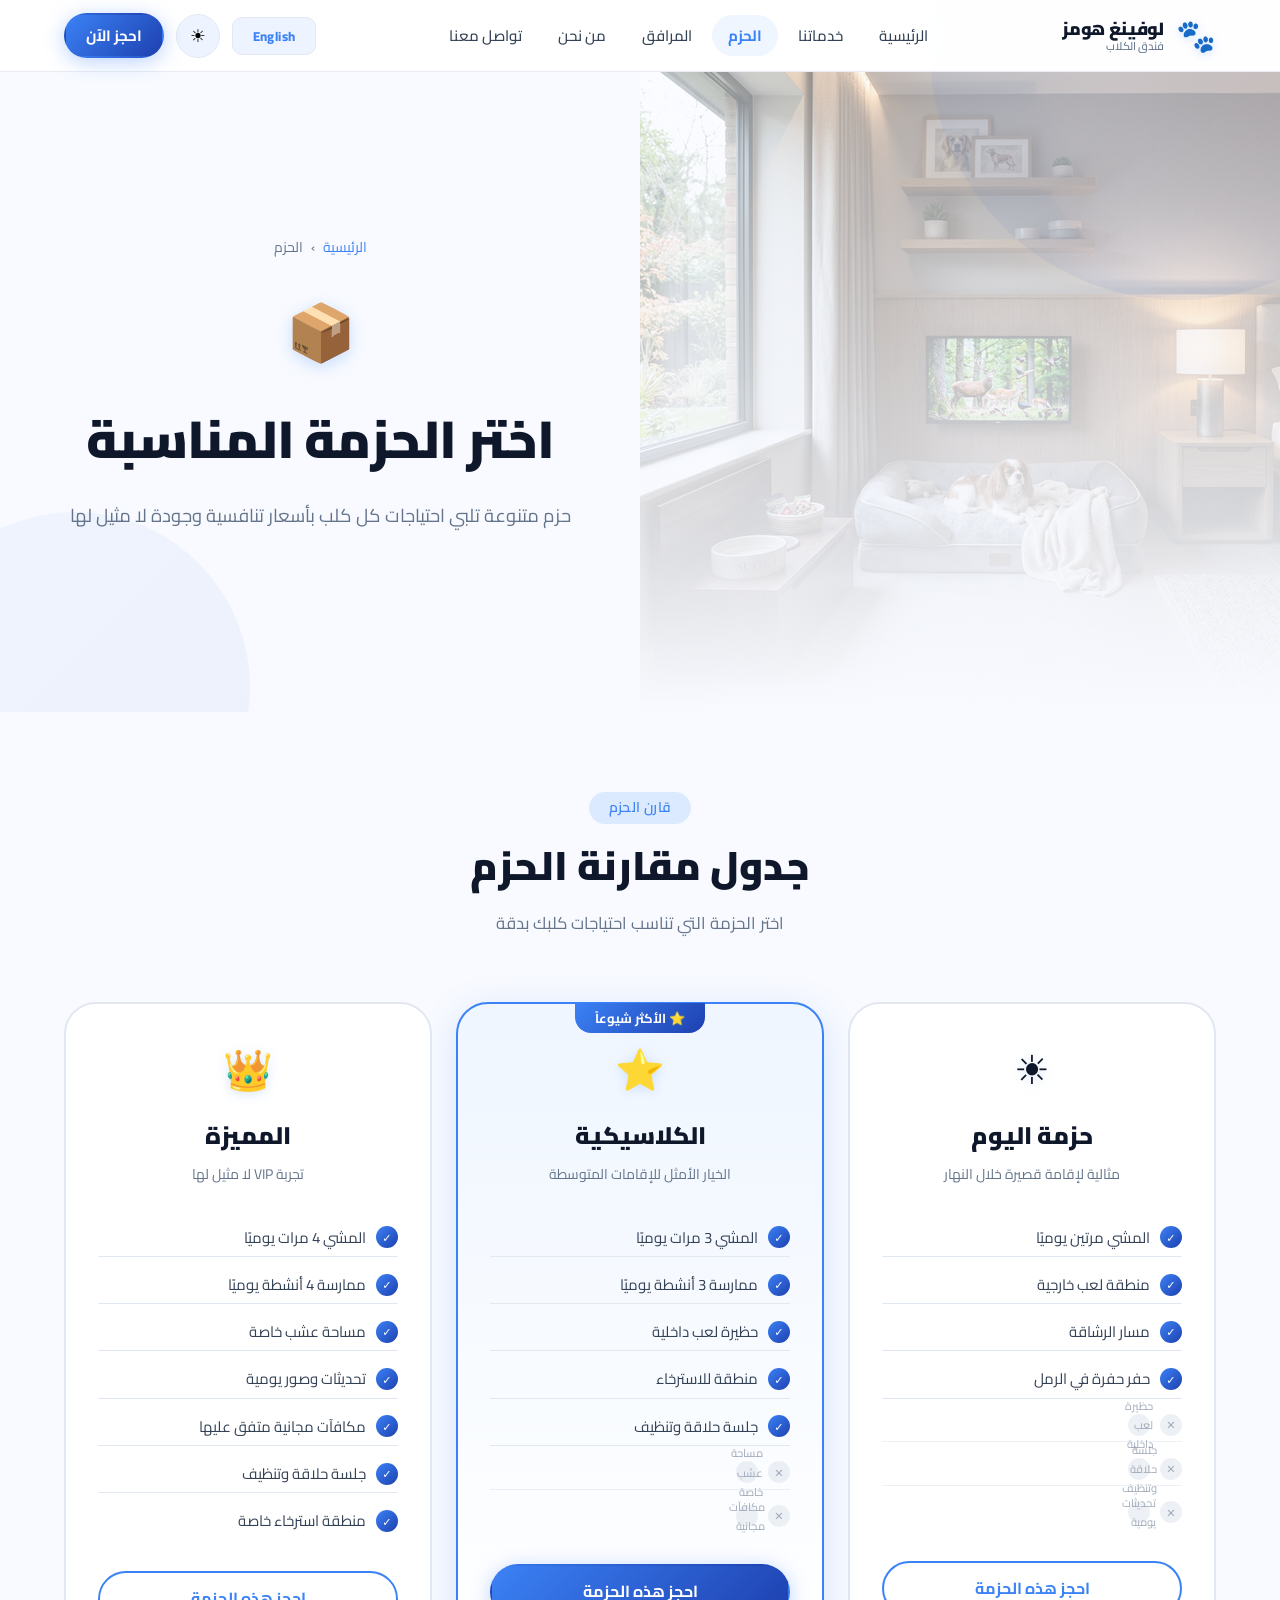
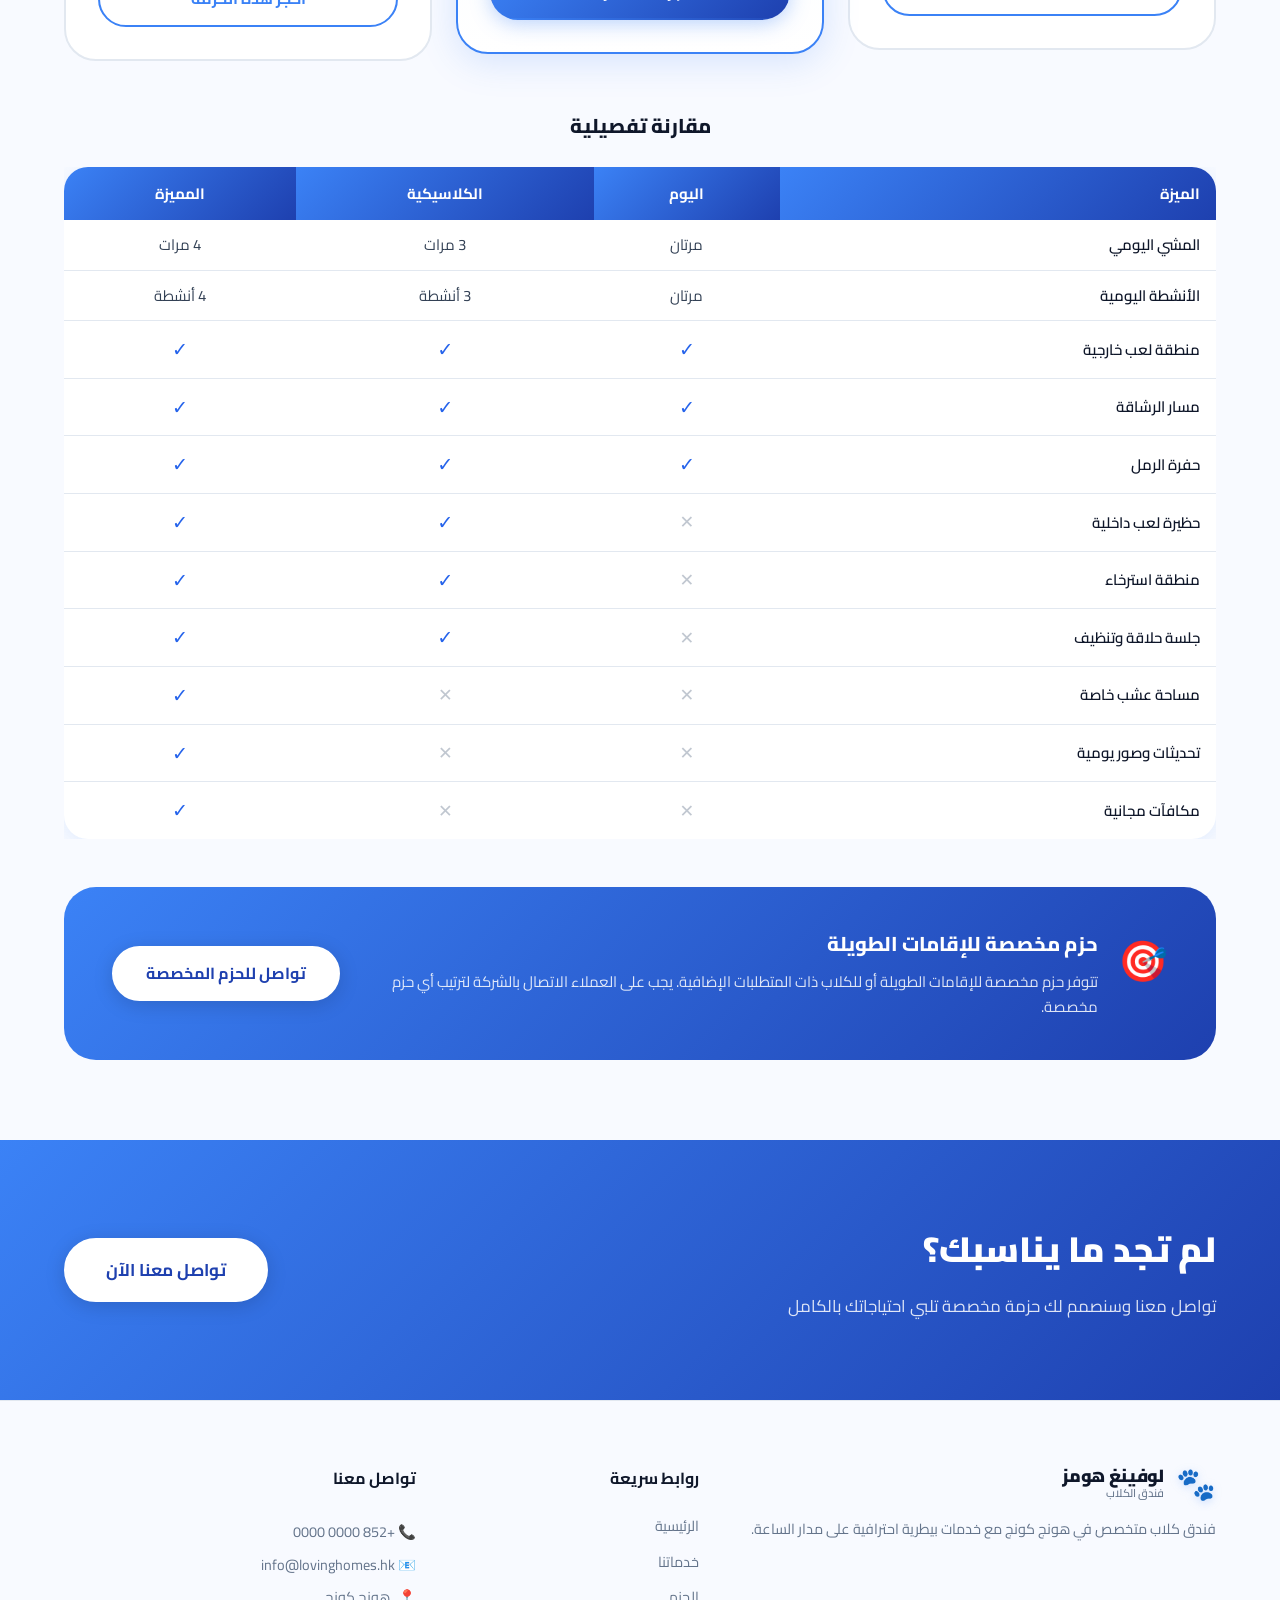
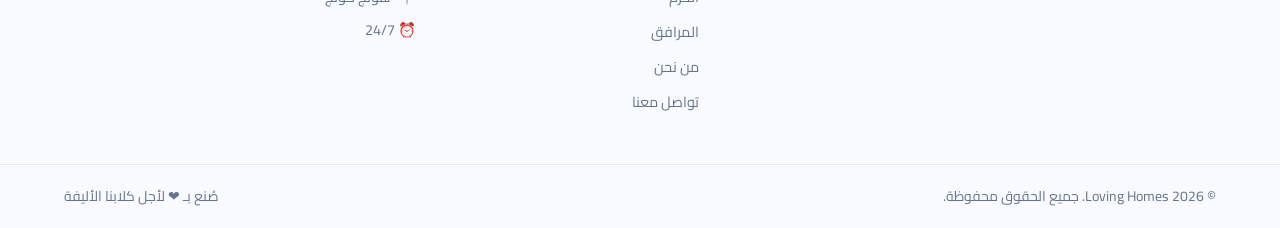
<file: packages.html>
<!DOCTYPE html>
<html lang="ar" dir="rtl" data-theme="light">

<head>
    <meta charset="UTF-8" />
    <meta name="viewport" content="width=device-width, initial-scale=1.0" />
    <meta name="description"
        content="Loving Homes Dog Hotel Packages - Day, Classic, Premium. Compare and choose the best package for your dog in Hong Kong." />
    <title>Loving Homes | Packages</title>
    <link rel="preconnect" href="https://fonts.googleapis.com" />
    <link rel="preconnect" href="https://fonts.gstatic.com" crossorigin />
    <link href="https://fonts.googleapis.com/css2?family=Cairo:wght@300;400;500;600;700;800;900&display=swap"
        rel="stylesheet" />
    <link rel="stylesheet" href="style.css" />
</head>

<body>
    <a href="#main" class="skip-link">تخطي إلى المحتوى الرئيسي</a>

    <header class="navbar" id="navbar" role="banner">
        <div class="container nav-container">
            <a href="index.html" class="nav-logo" aria-label="Loving Homes">
                <span class="logo-icon" aria-hidden="true">🐾</span>
                <span class="logo-text">
                    <span class="logo-title" data-i18n="brandName">Loving Homes</span>
                    <span class="logo-tagline" data-i18n="brandTagline">Dog Hotel</span>
                </span>
            </a>
            <nav id="nav-menu" class="nav-links" role="navigation" aria-label="Main navigation">
                <a href="index.html" class="nav-link" data-page="index" data-i18n="navHome">الرئيسية</a>
                <a href="services.html" class="nav-link" data-page="services" data-i18n="navServices">خدماتنا</a>
                <a href="packages.html" class="nav-link" data-page="packages" data-i18n="navPackages">الحزم</a>
                <a href="facilities.html" class="nav-link" data-page="facilities" data-i18n="navFacilities">المرافق</a>
                <a href="about.html" class="nav-link" data-page="about" data-i18n="navAbout">من نحن</a>
                <a href="contact.html" class="nav-link" data-page="contact" data-i18n="navContact">تواصل معنا</a>
            </nav>
            <div class="nav-actions">
                <button class="lang-toggle" id="lang-toggle" data-current-lang="ar" aria-label="Switch to English">
                    <span class="lang-toggle-label"></span>
                </button>
                <button class="theme-toggle" id="theme-toggle" aria-label="تبديل المظهر">
                    <span class="theme-icon light-icon" aria-hidden="true">☀️</span>
                    <span class="theme-icon dark-icon" aria-hidden="true">🌙</span>
                </button>
                <a href="contact.html" class="btn btn-primary nav-cta" data-i18n="navBook">احجز الآن</a>
                <button class="hamburger" id="hamburger" aria-label="القائمة" aria-expanded="false"
                    aria-controls="nav-menu">
                    <span class="bar"></span><span class="bar"></span><span class="bar"></span>
                </button>
            </div>
        </div>
    </header>

    <main id="main">

        <!-- PAGE HERO -->
        <section class="page-hero packages-hero" aria-labelledby="ph-title">
            <div class="page-hero-img" aria-hidden="true">
                <img src="Images/luxury-suite.png" alt="" />
            </div>
            <div class="hero-img-overlay" aria-hidden="true"></div>
            <div class="page-hero-bg" aria-hidden="true">
                <div class="ph-blob ph-blob-1"></div>
                <div class="ph-blob ph-blob-2"></div>
            </div>
            <div class="container page-hero-inner">
                <nav class="breadcrumb" aria-label="Breadcrumb">
                    <a href="index.html" data-i18n="breadHome">الرئيسية</a>
                    <span aria-hidden="true">›</span>
                    <span aria-current="page" data-i18n="navPackages">الحزم</span>
                </nav>
                <div class="ph-badge" aria-hidden="true">📦</div>
                <h1 class="page-hero-title" id="ph-title" data-i18n="packagesHeroTitle">اختر الحزمة المناسبة</h1>
                <p class="page-hero-desc" data-i18n="packagesHeroDesc">حزم متنوعة تلبي احتياجات كل كلب</p>
            </div>
        </section>

        <!-- PACKAGES SECTION -->
        <section class="section" aria-labelledby="pkg-compare-title">
            <div class="container">
                <div class="section-header">
                    <span class="section-badge" data-i18n="pkgBadge">قارن الحزم</span>
                    <h2 class="section-title" id="pkg-compare-title" data-i18n="pkgTitle">جدول مقارنة الحزم</h2>
                    <p class="section-desc" data-i18n="pkgDesc">اختر الحزمة التي تناسب كلبك</p>
                </div>

                <!-- PACKAGE CARDS -->
                <div class="packages-grid">

                    <!-- Day -->
                    <article class="package-card" tabindex="0" id="pkg-day">
                        <div class="package-header">
                            <div class="package-icon" aria-hidden="true">☀️</div>
                            <h3 class="package-name" data-i18n="pkg1Name">حزمة اليوم</h3>
                            <p class="package-tagline" data-i18n="pkg1Tag">مثالية لإقامة قصيرة خلال النهار</p>
                        </div>
                        <ul class="package-features" role="list">
                            <li><span class="feat-check" aria-hidden="true">✓</span><span data-i18n="pkg1f1">المشي مرتين
                                    يوميًا</span></li>
                            <li><span class="feat-check" aria-hidden="true">✓</span><span data-i18n="pkg1f2">منطقة لعب
                                    خارجية</span></li>
                            <li><span class="feat-check" aria-hidden="true">✓</span><span data-i18n="pkg1f3">مسار
                                    الرشاقة</span></li>
                            <li><span class="feat-check" aria-hidden="true">✓</span><span data-i18n="pkg1f4">حفر حفرة في
                                    الرمل</span></li>
                            <li class="feat-missing"><span aria-hidden="true">✕</span><span data-i18n="pkg1m1">حظيرة لعب
                                    داخلية</span></li>
                            <li class="feat-missing"><span aria-hidden="true">✕</span><span data-i18n="pkg1m2">جلسة
                                    حلاقة وتنظيف</span></li>
                            <li class="feat-missing"><span aria-hidden="true">✕</span><span data-i18n="pkg1m3">تحديثات
                                    يومية</span></li>
                        </ul>
                        <a href="contact.html?package=day" class="btn btn-outline pkg-btn" id="day-pkg-btn"
                            data-i18n="pkgBookBtn">احجز هذه الحزمة</a>
                    </article>

                    <!-- Classic FEATURED -->
                    <article class="package-card package-featured" tabindex="0" id="pkg-classic">
                        <div class="popular-badge" data-i18n="pkg2Popular">⭐ الأكثر شيوعاً</div>
                        <div class="package-header">
                            <div class="package-icon" aria-hidden="true">⭐</div>
                            <h3 class="package-name" data-i18n="pkg2Name">الكلاسيكية</h3>
                            <p class="package-tagline" data-i18n="pkg2Tag">الخيار الأمثل للإقامات المتوسطة</p>
                        </div>
                        <ul class="package-features" role="list">
                            <li><span class="feat-check" aria-hidden="true">✓</span><span data-i18n="pkg2f1">المشي 3
                                    مرات يوميًا</span></li>
                            <li><span class="feat-check" aria-hidden="true">✓</span><span data-i18n="pkg2f2">ممارسة 3
                                    أنشطة يوميًا</span></li>
                            <li><span class="feat-check" aria-hidden="true">✓</span><span data-i18n="pkg2f3">حظيرة لعب
                                    داخلية</span></li>
                            <li><span class="feat-check" aria-hidden="true">✓</span><span data-i18n="pkg2f4">منطقة
                                    للاسترخاء</span></li>
                            <li><span class="feat-check" aria-hidden="true">✓</span><span data-i18n="pkg2f5">جلسة حلاقة
                                    وتنظيف</span></li>
                            <li class="feat-missing"><span aria-hidden="true">✕</span><span data-i18n="pkg2m1">مساحة عشب
                                    خاصة</span></li>
                            <li class="feat-missing"><span aria-hidden="true">✕</span><span data-i18n="pkg2m2">مكافآت
                                    مجانية</span></li>
                        </ul>
                        <a href="contact.html?package=classic" class="btn btn-primary pkg-btn" id="classic-pkg-btn"
                            data-i18n="pkgBookBtn">احجز هذه الحزمة</a>
                    </article>

                    <!-- Premium -->
                    <article class="package-card" tabindex="0" id="pkg-premium">
                        <div class="package-header">
                            <div class="package-icon" aria-hidden="true">👑</div>
                            <h3 class="package-name" data-i18n="pkg3Name">المميزة</h3>
                            <p class="package-tagline" data-i18n="pkg3Tag">تجربة VIP لا مثيل لها</p>
                        </div>
                        <ul class="package-features" role="list">
                            <li><span class="feat-check" aria-hidden="true">✓</span><span data-i18n="pkg3f1">المشي 4
                                    مرات يوميًا</span></li>
                            <li><span class="feat-check" aria-hidden="true">✓</span><span data-i18n="pkg3f2">ممارسة 4
                                    أنشطة يوميًا</span></li>
                            <li><span class="feat-check" aria-hidden="true">✓</span><span data-i18n="pkg3f3">مساحة عشب
                                    خاصة</span></li>
                            <li><span class="feat-check" aria-hidden="true">✓</span><span data-i18n="pkg3f4">تحديثات
                                    وصور يومية</span></li>
                            <li><span class="feat-check" aria-hidden="true">✓</span><span data-i18n="pkg3f5">مكافآت
                                    مجانية متفق عليها</span></li>
                            <li><span class="feat-check" aria-hidden="true">✓</span><span data-i18n="pkg3f6">جلسة حلاقة
                                    وتنظيف</span></li>
                            <li><span class="feat-check" aria-hidden="true">✓</span><span data-i18n="pkg3f7">منطقة
                                    استرخاء خاصة</span></li>
                        </ul>
                        <a href="contact.html?package=premium" class="btn btn-outline pkg-btn" id="premium-pkg-btn"
                            data-i18n="pkgBookBtn">احجز هذه الحزمة</a>
                    </article>

                </div>

                <!-- Comparison Table -->
                <div class="comparison-wrap">
                    <h3 class="compare-table-title" data-i18n="compareTitle">مقارنة تفصيلية</h3>
                    <div class="table-scroll">
                        <table class="compare-table" role="table">
                            <thead>
                                <tr>
                                    <th scope="col" data-i18n="tblFeature">الميزة</th>
                                    <th scope="col" data-i18n="tblDay">اليوم</th>
                                    <th scope="col" data-i18n="tblClassic">الكلاسيكية</th>
                                    <th scope="col" data-i18n="tblPremium">المميزة</th>
                                </tr>
                            </thead>
                            <tbody>
                                <tr>
                                    <td data-i18n="tblWalks">المشي اليومي</td>
                                    <td data-i18n="tblDayVal">مرتان</td>
                                    <td data-i18n="tblClassicVal">3 مرات</td>
                                    <td data-i18n="tblPremiumVal">4 مرات</td>
                                </tr>
                                <tr>
                                    <td data-i18n="tblActivities">الأنشطة اليومية</td>
                                    <td data-i18n="tblDayAct">مرتان</td>
                                    <td data-i18n="tblClassicAct">3 أنشطة</td>
                                    <td data-i18n="tblPremiumAct">4 أنشطة</td>
                                </tr>
                                <tr>
                                    <td data-i18n="tblOutdoor">منطقة لعب خارجية</td>
                                    <td><span class="tbl-yes">✓</span></td>
                                    <td><span class="tbl-yes">✓</span></td>
                                    <td><span class="tbl-yes">✓</span></td>
                                </tr>
                                <tr>
                                    <td data-i18n="tblAgility">مسار الرشاقة</td>
                                    <td><span class="tbl-yes">✓</span></td>
                                    <td><span class="tbl-yes">✓</span></td>
                                    <td><span class="tbl-yes">✓</span></td>
                                </tr>
                                <tr>
                                    <td data-i18n="tblSand">حفرة الرمل</td>
                                    <td><span class="tbl-yes">✓</span></td>
                                    <td><span class="tbl-yes">✓</span></td>
                                    <td><span class="tbl-yes">✓</span></td>
                                </tr>
                                <tr>
                                    <td data-i18n="tblIndoor">حظيرة لعب داخلية</td>
                                    <td><span class="tbl-no">✕</span></td>
                                    <td><span class="tbl-yes">✓</span></td>
                                    <td><span class="tbl-yes">✓</span></td>
                                </tr>
                                <tr>
                                    <td data-i18n="tblRelax">منطقة استرخاء</td>
                                    <td><span class="tbl-no">✕</span></td>
                                    <td><span class="tbl-yes">✓</span></td>
                                    <td><span class="tbl-yes">✓</span></td>
                                </tr>
                                <tr>
                                    <td data-i18n="tblGrooming">جلسة حلاقة وتنظيف</td>
                                    <td><span class="tbl-no">✕</span></td>
                                    <td><span class="tbl-yes">✓</span></td>
                                    <td><span class="tbl-yes">✓</span></td>
                                </tr>
                                <tr>
                                    <td data-i18n="tblGrass">مساحة عشب خاصة</td>
                                    <td><span class="tbl-no">✕</span></td>
                                    <td><span class="tbl-no">✕</span></td>
                                    <td><span class="tbl-yes">✓</span></td>
                                </tr>
                                <tr>
                                    <td data-i18n="tblUpdates">تحديثات وصور يومية</td>
                                    <td><span class="tbl-no">✕</span></td>
                                    <td><span class="tbl-no">✕</span></td>
                                    <td><span class="tbl-yes">✓</span></td>
                                </tr>
                                <tr>
                                    <td data-i18n="tblBonuses">مكافآت مجانية</td>
                                    <td><span class="tbl-no">✕</span></td>
                                    <td><span class="tbl-no">✕</span></td>
                                    <td><span class="tbl-yes">✓</span></td>
                                </tr>
                            </tbody>
                        </table>
                    </div>
                </div>

                <!-- Custom Package Banner -->
                <div class="custom-banner">
                    <div class="custom-banner-content">
                        <span class="custom-banner-icon" aria-hidden="true">🎯</span>
                        <div>
                            <h3 data-i18n="customTitle">حزم مخصصة للإقامات الطويلة</h3>
                            <p data-i18n="customDesc">تتوفر حزم مخصصة للإقامات الطويلة أو للكلاب ذات المتطلبات الإضافية.
                            </p>
                        </div>
                    </div>
                    <a href="contact.html?package=custom" class="btn btn-primary" id="custom-pkg-btn"
                        data-i18n="customBtn">تواصل للحزم المخصصة</a>
                </div>

            </div>
        </section>

        <!-- CTA -->
        <section class="cta-band" aria-labelledby="cta-p-title">
            <div class="container cta-inner">
                <div class="cta-text">
                    <h2 id="cta-p-title" data-i18n="pkgsCta1Title">لم تجد ما يناسبك؟</h2>
                    <p data-i18n="pkgsCta1Desc">تواصل معنا وسنصمم لك حزمة مخصصة</p>
                </div>
                <a href="contact.html" class="btn btn-white btn-lg" data-i18n="pkgsCta1Btn">تواصل معنا الآن</a>
            </div>
        </section>

    </main>

    <footer class="footer" role="contentinfo">
        <div class="container footer-grid">
            <div class="footer-brand">
                <a href="index.html" class="nav-logo">
                    <span class="logo-icon" aria-hidden="true">🐾</span>
                    <span class="logo-text">
                        <span class="logo-title" data-i18n="brandName">Loving Homes</span>
                        <span class="logo-tagline" data-i18n="brandTagline">Dog Hotel</span>
                    </span>
                </a>
                <p data-i18n="footerDesc">فندق كلاب متخصص في هونج كونج.</p>
            </div>
            <nav aria-label="Quick links">
                <h4 data-i18n="footerQuickLinks">روابط سريعة</h4>
                <ul>
                    <li><a href="index.html" data-i18n="navHome">الرئيسية</a></li>
                    <li><a href="services.html" data-i18n="navServices">خدماتنا</a></li>
                    <li><a href="packages.html" data-i18n="navPackages">الحزم</a></li>
                    <li><a href="facilities.html" data-i18n="navFacilities">المرافق</a></li>
                    <li><a href="about.html" data-i18n="navAbout">من نحن</a></li>
                    <li><a href="contact.html" data-i18n="navContact">تواصل معنا</a></li>
                </ul>
            </nav>
            <div class="footer-contact-col">
                <h4 data-i18n="footerContact">تواصل معنا</h4>
                <a href="tel:+85200000000">📞 +852 0000 0000</a>
                <a href="mailto:info@lovinghomes.hk">📧 info@lovinghomes.hk</a>
                <span>📍 <span data-i18n="infoLocationVal">هونج كونج</span></span>
                <span>⏰ 24/7</span>
            </div>
        </div>
        <div class="footer-bottom">
            <div class="container footer-bottom-row">
                <p>© <span class="current-year"></span> Loving Homes. <span data-i18n="footerRights">جميع الحقوق
                        محفوظة.</span></p>
                <p data-i18n="footerMadeWith">صُنع بـ ❤️ لأجل كلابنا الأليفة</p>
            </div>
        </div>
    </footer>

    <button class="back-to-top" id="back-to-top" aria-label="Back to top">↑</button>
    <script src="translations.js"></script>
    <script src="script.js"></script>
</body>

</html>
</file>
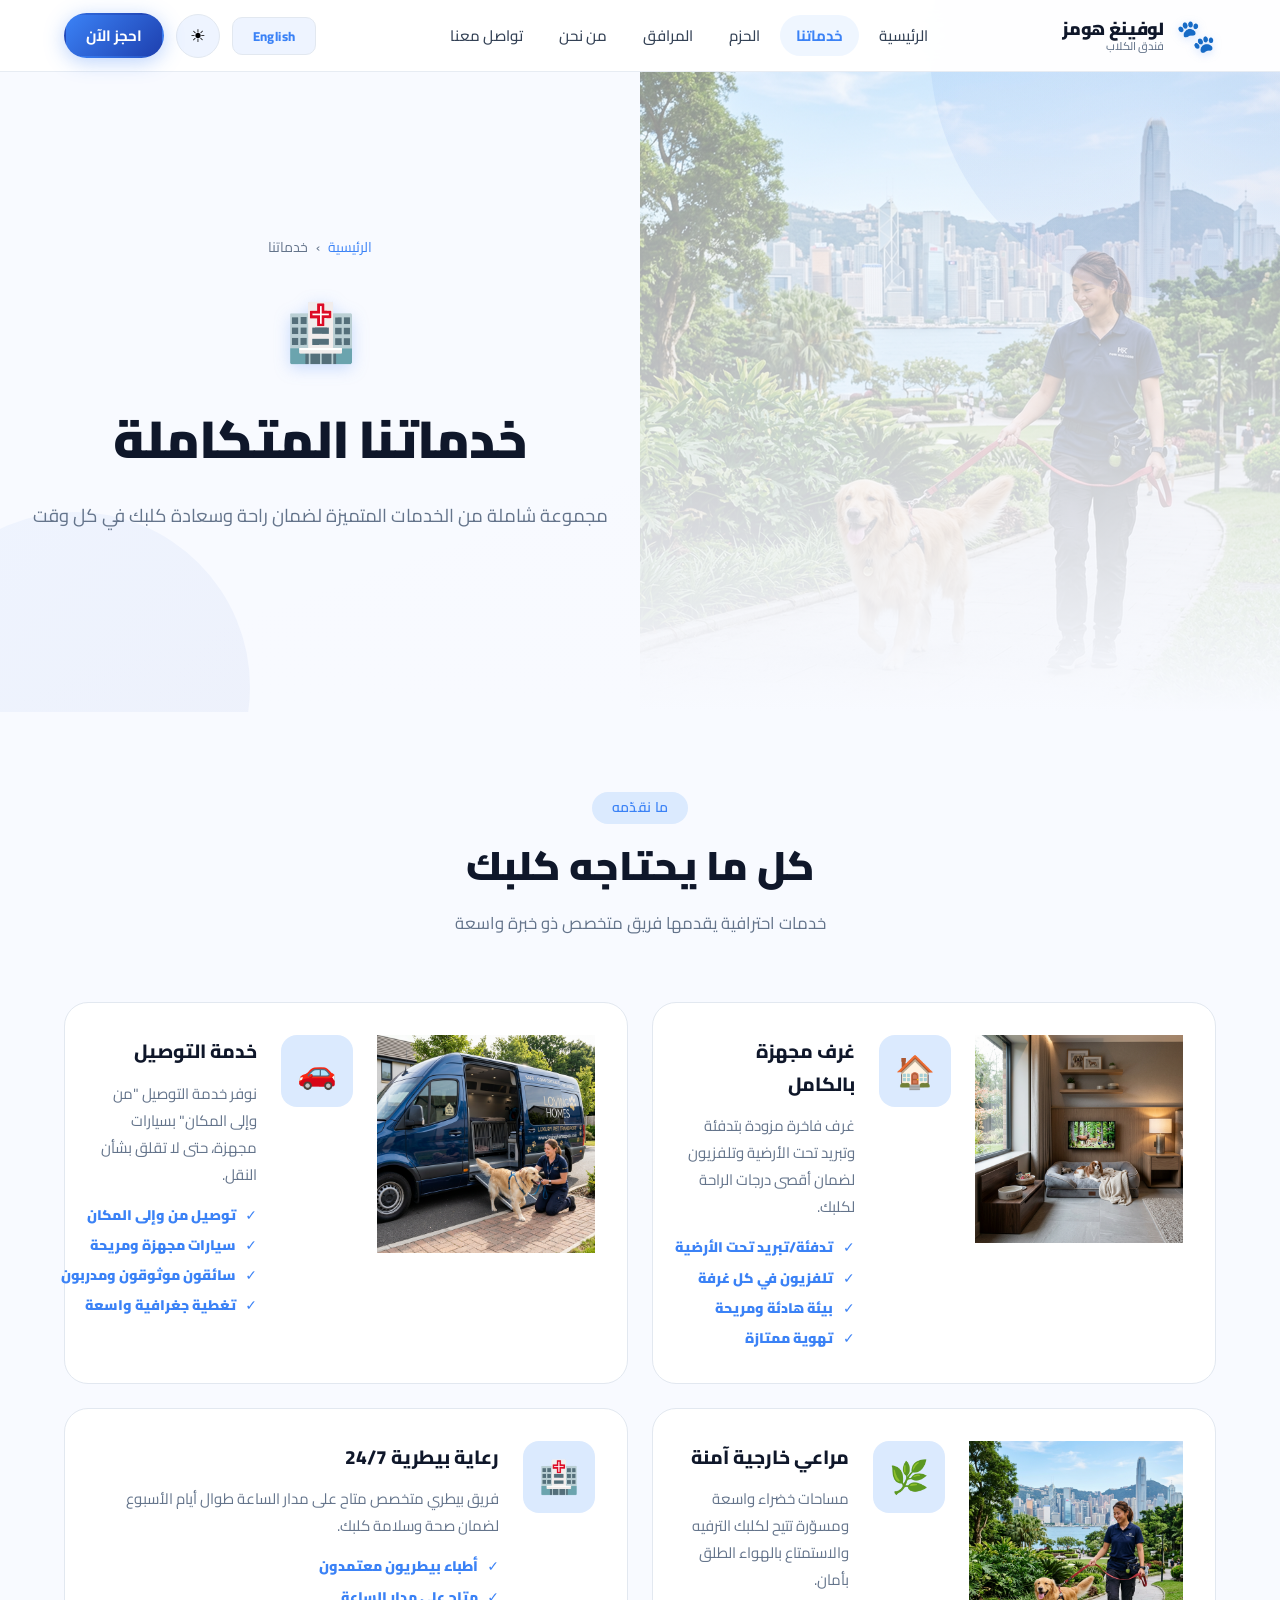
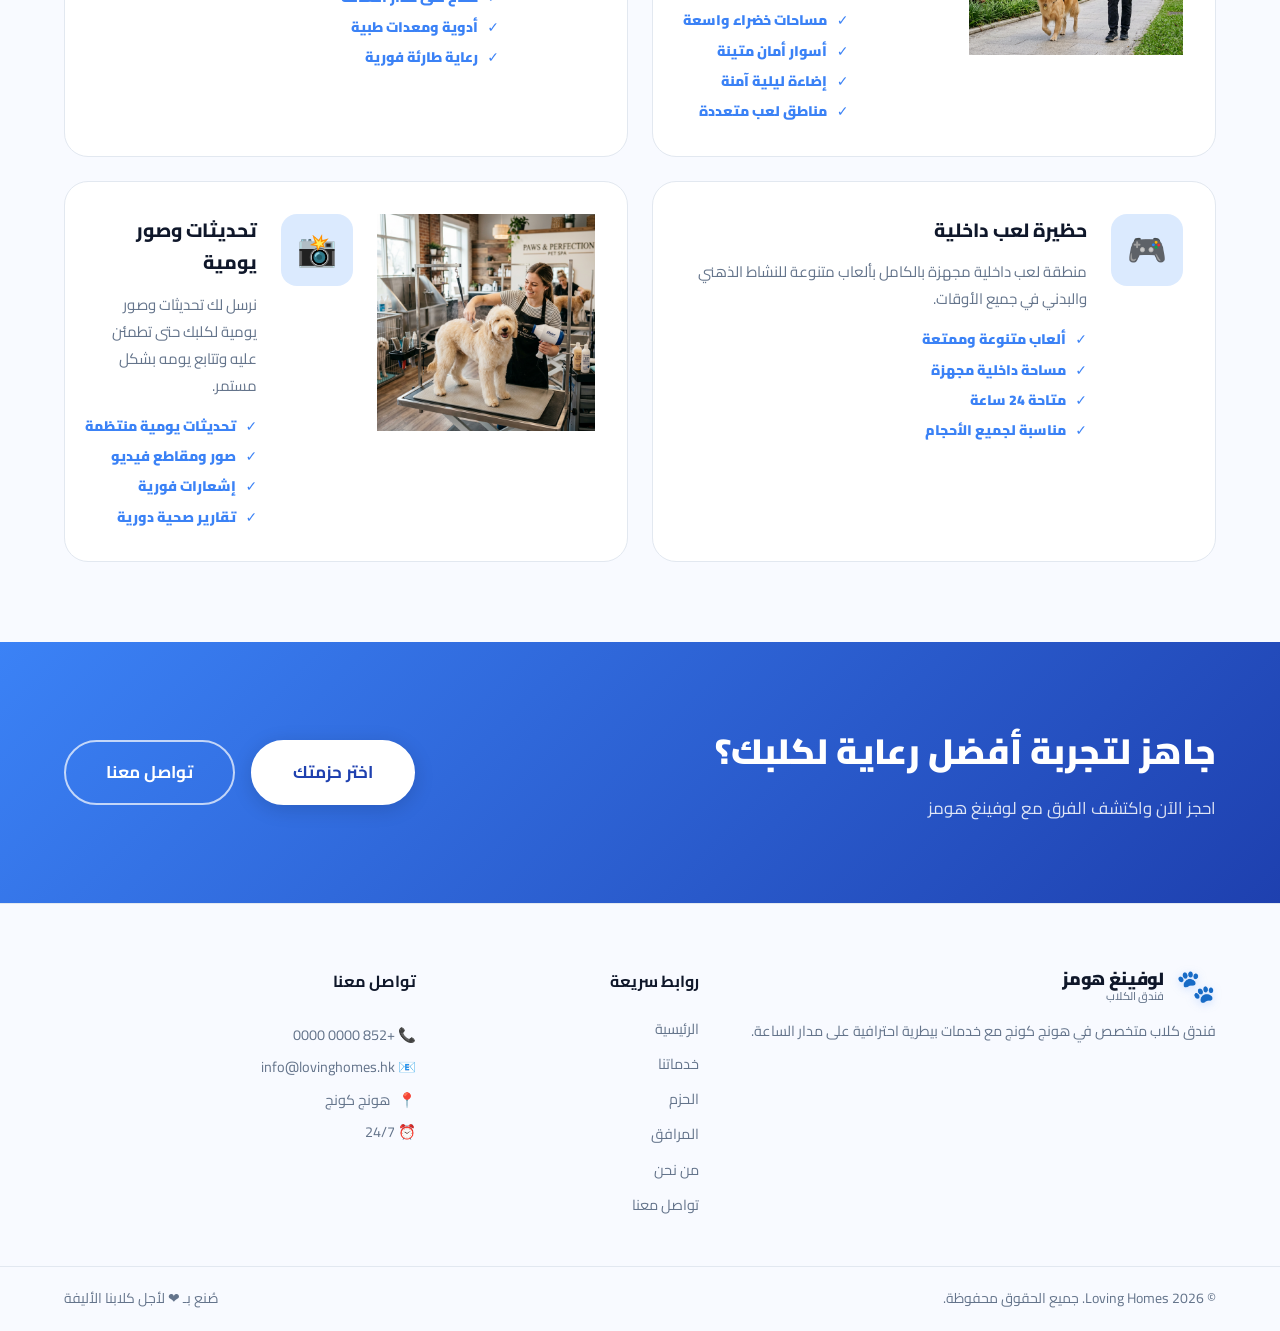
<file: services.html>
<!DOCTYPE html>
<html lang="ar" dir="rtl" data-theme="light">

<head>
    <meta charset="UTF-8" />
    <meta name="viewport" content="width=device-width, initial-scale=1.0" />
    <meta name="description"
        content="Loving Homes Dog Hotel - Our Services. Pick-up, 24/7 vet care, indoor play, daily updates and more in Hong Kong." />
    <title>Loving Homes | Services</title>
    <link rel="preconnect" href="https://fonts.googleapis.com" />
    <link rel="preconnect" href="https://fonts.gstatic.com" crossorigin />
    <link href="https://fonts.googleapis.com/css2?family=Cairo:wght@300;400;500;600;700;800;900&display=swap"
        rel="stylesheet" />
    <link rel="stylesheet" href="style.css" />
</head>

<body>
    <a href="#main" class="skip-link">تخطي إلى المحتوى الرئيسي</a>

    <header class="navbar" id="navbar" role="banner">
        <div class="container nav-container">
            <a href="index.html" class="nav-logo" aria-label="Loving Homes">
                <span class="logo-icon" aria-hidden="true">🐾</span>
                <span class="logo-text">
                    <span class="logo-title" data-i18n="brandName">Loving Homes</span>
                    <span class="logo-tagline" data-i18n="brandTagline">Dog Hotel</span>
                </span>
            </a>
            <nav id="nav-menu" class="nav-links" role="navigation" aria-label="Main navigation">
                <a href="index.html" class="nav-link" data-page="index" data-i18n="navHome">الرئيسية</a>
                <a href="services.html" class="nav-link" data-page="services" data-i18n="navServices">خدماتنا</a>
                <a href="packages.html" class="nav-link" data-page="packages" data-i18n="navPackages">الحزم</a>
                <a href="facilities.html" class="nav-link" data-page="facilities" data-i18n="navFacilities">المرافق</a>
                <a href="about.html" class="nav-link" data-page="about" data-i18n="navAbout">من نحن</a>
                <a href="contact.html" class="nav-link" data-page="contact" data-i18n="navContact">تواصل معنا</a>
            </nav>
            <div class="nav-actions">
                <button class="lang-toggle" id="lang-toggle" data-current-lang="ar" aria-label="Switch to English">
                    <span class="lang-toggle-label"></span>
                </button>
                <button class="theme-toggle" id="theme-toggle" aria-label="تبديل المظهر">
                    <span class="theme-icon light-icon" aria-hidden="true">☀️</span>
                    <span class="theme-icon dark-icon" aria-hidden="true">🌙</span>
                </button>
                <a href="contact.html" class="btn btn-primary nav-cta" data-i18n="navBook">احجز الآن</a>
                <button class="hamburger" id="hamburger" aria-label="القائمة" aria-expanded="false"
                    aria-controls="nav-menu">
                    <span class="bar"></span><span class="bar"></span><span class="bar"></span>
                </button>
            </div>
        </div>
    </header>

    <main id="main">

        <!-- PAGE HERO -->
        <section class="page-hero services-hero" aria-labelledby="ph-title">
            <div class="page-hero-img" aria-hidden="true">
                <img src="Images/forest-walk.png" alt="" />
            </div>
            <div class="hero-img-overlay" aria-hidden="true"></div>
            <div class="page-hero-bg" aria-hidden="true">
                <div class="ph-blob ph-blob-1"></div>
                <div class="ph-blob ph-blob-2"></div>
            </div>
            <div class="container page-hero-inner">
                <nav class="breadcrumb" aria-label="Breadcrumb">
                    <a href="index.html" data-i18n="breadHome">الرئيسية</a>
                    <span aria-hidden="true">›</span>
                    <span aria-current="page" data-i18n="navServices">خدماتنا</span>
                </nav>
                <div class="ph-badge" aria-hidden="true">🏥</div>
                <h1 class="page-hero-title" id="ph-title" data-i18n="servicesHeroTitle">خدماتنا المتكاملة</h1>
                <p class="page-hero-desc" data-i18n="servicesHeroDesc">مجموعة شاملة من الخدمات المتميزة</p>
            </div>
        </section>

        <!-- SERVICES GRID -->
        <section class="section" aria-labelledby="services-title">
            <div class="container">
                <div class="section-header">
                    <span class="section-badge" data-i18n="servicesSec1Badge">ما نقدّمه</span>
                    <h2 class="section-title" id="services-title" data-i18n="servicesSec1Title">كل ما يحتاجه كلبك</h2>
                    <p class="section-desc" data-i18n="servicesSec1Desc">خدمات احترافية يقدمها فريق متخصص</p>
                </div>

                <div class="services-grid">

                    <!-- Service 1 -->
                    <article class="service-card-full" tabindex="0">
                        <div class="card-image-wrap">
                            <img src="Images/luxury-suite.png" alt="" />
                        </div>
                        <div class="scf-icon-wrap"><span class="scf-icon" aria-hidden="true">🏠</span></div>
                        <div class="scf-body">
                            <h3 data-i18n="s1Title">غرف مجهزة بالكامل</h3>
                            <p data-i18n="s1Desc">غرف فاخرة مزودة بتدفئة وتبريد تحت الأرضية وتلفزيون.</p>
                            <ul class="scf-features" role="list">
                                <li><span aria-hidden="true">✓</span> <span data-i18n="s1f1">تدفئة/تبريد تحت
                                        الأرضية</span></li>
                                <li><span aria-hidden="true">✓</span> <span data-i18n="s1f2">تلفزيون في كل غرفة</span>
                                </li>
                                <li><span aria-hidden="true">✓</span> <span data-i18n="s1f3">بيئة هادئة ومريحة</span>
                                </li>
                                <li><span aria-hidden="true">✓</span> <span data-i18n="s1f4">تهوية ممتازة</span></li>
                            </ul>
                        </div>
                    </article>

                    <!-- Service 2 -->
                    <article class="service-card-full" tabindex="0">
                        <div class="card-image-wrap">
                            <img src="Images/pet_transport.png" alt="" />
                        </div>
                        <div class="scf-icon-wrap"><span class="scf-icon" aria-hidden="true">🚗</span></div>
                        <div class="scf-body">
                            <h3 data-i18n="s2Title">خدمة التوصيل</h3>
                            <p data-i18n="s2Desc">نوفر خدمة التوصيل "من وإلى المكان" بسيارات مجهزة.</p>
                            <ul class="scf-features" role="list">
                                <li><span aria-hidden="true">✓</span> <span data-i18n="s2f1">توصيل من وإلى المكان</span>
                                </li>
                                <li><span aria-hidden="true">✓</span> <span data-i18n="s2f2">سيارات مجهزة ومريحة</span>
                                </li>
                                <li><span aria-hidden="true">✓</span> <span data-i18n="s2f3">سائقون موثوقون
                                        ومدربون</span></li>
                                <li><span aria-hidden="true">✓</span> <span data-i18n="s2f4">تغطية جغرافية واسعة</span>
                                </li>
                            </ul>
                        </div>
                    </article>

                    <!-- Service 3 -->
                    <article class="service-card-full" tabindex="0">
                        <div class="card-image-wrap">
                            <img src="Images/forest-walk.png" alt="" />
                        </div>
                        <div class="scf-icon-wrap"><span class="scf-icon" aria-hidden="true">🌿</span></div>
                        <div class="scf-body">
                            <h3 data-i18n="s3Title">مراعي خارجية آمنة</h3>
                            <p data-i18n="s3Desc">مساحات خضراء واسعة ومسوّرة لكلبك.</p>
                            <ul class="scf-features" role="list">
                                <li><span aria-hidden="true">✓</span> <span data-i18n="s3f1">مساحات خضراء واسعة</span>
                                </li>
                                <li><span aria-hidden="true">✓</span> <span data-i18n="s3f2">أسوار أمان متينة</span>
                                </li>
                                <li><span aria-hidden="true">✓</span> <span data-i18n="s3f3">إضاءة ليلية آمنة</span>
                                </li>
                                <li><span aria-hidden="true">✓</span> <span data-i18n="s3f4">مناطق لعب متعددة</span>
                                </li>
                            </ul>
                        </div>
                    </article>

                    <!-- Service 4 -->
                    <article class="service-card-full" tabindex="0">
                        <div class="scf-icon-wrap"><span class="scf-icon" aria-hidden="true">🏥</span></div>
                        <div class="scf-body">
                            <h3 data-i18n="s4Title">رعاية بيطرية 24/7</h3>
                            <p data-i18n="s4Desc">فريق بيطري متخصص متاح على مدار الساعة.</p>
                            <ul class="scf-features" role="list">
                                <li><span aria-hidden="true">✓</span> <span data-i18n="s4f1">أطباء بيطريون
                                        معتمدون</span></li>
                                <li><span aria-hidden="true">✓</span> <span data-i18n="s4f2">متاح على مدار الساعة</span>
                                </li>
                                <li><span aria-hidden="true">✓</span> <span data-i18n="s4f3">أدوية ومعدات طبية</span>
                                </li>
                                <li><span aria-hidden="true">✓</span> <span data-i18n="s4f4">رعاية طارئة فورية</span>
                                </li>
                            </ul>
                        </div>
                    </article>

                    <!-- Service 5 -->
                    <article class="service-card-full" tabindex="0">
                        <div class="scf-icon-wrap"><span class="scf-icon" aria-hidden="true">🎮</span></div>
                        <div class="scf-body">
                            <h3 data-i18n="s5Title">حظيرة لعب داخلية</h3>
                            <p data-i18n="s5Desc">منطقة لعب داخلية مجهزة بالكامل بألعاب متنوعة.</p>
                            <ul class="scf-features" role="list">
                                <li><span aria-hidden="true">✓</span> <span data-i18n="s5f1">ألعاب متنوعة وممتعة</span>
                                </li>
                                <li><span aria-hidden="true">✓</span> <span data-i18n="s5f2">مساحة داخلية مجهزة</span>
                                </li>
                                <li><span aria-hidden="true">✓</span> <span data-i18n="s5f3">متاحة 24 ساعة</span></li>
                                <li><span aria-hidden="true">✓</span> <span data-i18n="s5f4">مناسبة لجميع الأحجام</span>
                                </li>
                            </ul>
                        </div>
                    </article>

                    <!-- Service 6 -->
                    <article class="service-card-full" tabindex="0">
                        <div class="card-image-wrap">
                            <img src="Images/grooming-spa.png" alt="" />
                        </div>
                        <div class="scf-icon-wrap"><span class="scf-icon" aria-hidden="true">📸</span></div>
                        <div class="scf-body">
                            <h3 data-i18n="s6Title">تحديثات وصور يومية</h3>
                            <p data-i18n="s6Desc">نرسل لك تحديثات وصور يومية لكلبك.</p>
                            <ul class="scf-features" role="list">
                                <li><span aria-hidden="true">✓</span> <span data-i18n="s6f1">تحديثات يومية منتظمة</span>
                                </li>
                                <li><span aria-hidden="true">✓</span> <span data-i18n="s6f2">صور ومقاطع فيديو</span>
                                </li>
                                <li><span aria-hidden="true">✓</span> <span data-i18n="s6f3">إشعارات فورية</span></li>
                                <li><span aria-hidden="true">✓</span> <span data-i18n="s6f4">تقارير صحية دورية</span>
                                </li>
                            </ul>
                        </div>
                    </article>

                </div>
            </div>
        </section>

        <!-- CTA -->
        <section class="cta-band" aria-labelledby="cta-s-title">
            <div class="container cta-inner">
                <div class="cta-text">
                    <h2 id="cta-s-title" data-i18n="servicesCta1Title">جاهز لتجربة أفضل رعاية؟</h2>
                    <p data-i18n="servicesCta1Desc">احجز الآن واكتشف الفرق مع لوفينغ هومز</p>
                </div>
                <div style="display:flex;gap:1rem;flex-wrap:wrap;align-items:center;justify-content:center;">
                    <a href="packages.html" class="btn btn-white btn-lg" data-i18n="servicesCta1Btn1">اختر حزمتك</a>
                    <a href="contact.html" class="btn btn-outline-white btn-lg" data-i18n="servicesCta1Btn2">تواصل
                        معنا</a>
                </div>
            </div>
        </section>

    </main>

    <footer class="footer" role="contentinfo">
        <div class="container footer-grid">
            <div class="footer-brand">
                <a href="index.html" class="nav-logo">
                    <span class="logo-icon" aria-hidden="true">🐾</span>
                    <span class="logo-text">
                        <span class="logo-title" data-i18n="brandName">Loving Homes</span>
                        <span class="logo-tagline" data-i18n="brandTagline">Dog Hotel</span>
                    </span>
                </a>
                <p data-i18n="footerDesc">فندق كلاب متخصص في هونج كونج.</p>
            </div>
            <nav aria-label="Quick links">
                <h4 data-i18n="footerQuickLinks">روابط سريعة</h4>
                <ul>
                    <li><a href="index.html" data-i18n="navHome">الرئيسية</a></li>
                    <li><a href="services.html" data-i18n="navServices">خدماتنا</a></li>
                    <li><a href="packages.html" data-i18n="navPackages">الحزم</a></li>
                    <li><a href="facilities.html" data-i18n="navFacilities">المرافق</a></li>
                    <li><a href="about.html" data-i18n="navAbout">من نحن</a></li>
                    <li><a href="contact.html" data-i18n="navContact">تواصل معنا</a></li>
                </ul>
            </nav>
            <div class="footer-contact-col">
                <h4 data-i18n="footerContact">تواصل معنا</h4>
                <a href="tel:+85200000000">📞 +852 0000 0000</a>
                <a href="mailto:info@lovinghomes.hk">📧 info@lovinghomes.hk</a>
                <span>📍 <span data-i18n="infoLocationVal">هونج كونج</span></span>
                <span>⏰ 24/7</span>
            </div>
        </div>
        <div class="footer-bottom">
            <div class="container footer-bottom-row">
                <p>© <span class="current-year"></span> Loving Homes. <span data-i18n="footerRights">جميع الحقوق
                        محفوظة.</span></p>
                <p data-i18n="footerMadeWith">صُنع بـ ❤️ لأجل كلابنا الأليفة</p>
            </div>
        </div>
    </footer>

    <button class="back-to-top" id="back-to-top" aria-label="Back to top">↑</button>
    <script src="translations.js"></script>
    <script src="script.js"></script>
</body>

</html>
</file>
<file: style.css>
/* ============================================================
   بوابة الأليفة | style.css
   Multi-page, RTL, Light/Dark Mode, Fully Responsive
   Colors: White #FFFFFF | Black #0F172A | Blue #3B82F6-#1E40AF
   ============================================================ */

/* ===== CSS TOKENS ===== */
:root {
    --bg: #F8FAFF;
    --bg-alt: #EEF4FF;
    --bg-card: #FFFFFF;
    --bg-card-h: #F0F6FF;

    --text: #0F172A;
    --text-2: #334155;
    --text-muted: #64748B;
    --text-inv: #FFFFFF;

    --blue-50: #EFF6FF;
    --blue-100: #DBEAFE;
    --blue-200: #BFDBFE;
    --blue-300: #93C5FD;
    --blue-400: #60A5FA;
    --blue-500: #3B82F6;
    --blue-600: #2563EB;
    --blue-700: #1D4ED8;
    --blue-800: #1E40AF;
    --blue-900: #1E3A8A;

    --primary: #3B82F6;
    --primary-d: #2563EB;
    --primary-l: #DBEAFE;
    --grad: linear-gradient(135deg, #3B82F6 0%, #1E40AF 100%);

    --border: #E2E8F0;
    --border-f: #3B82F6;
    --shadow-s: 0 1px 4px rgba(59, 130, 246, .08);
    --shadow-m: 0 4px 20px rgba(59, 130, 246, .12);
    --shadow-l: 0 8px 36px rgba(59, 130, 246, .18);
    --shadow-b: 0 4px 20px rgba(59, 130, 246, .35);

    --r-sm: .375rem;
    --r-md: .625rem;
    --r-lg: 1rem;
    --r-xl: 1.5rem;
    --r-2xl: 2rem;
    --r-full: 9999px;

    --t-fast: 150ms ease;
    --t-mid: 250ms ease;
    --t-slow: 400ms ease;

    --nav-h: 72px;
    --nav-bg: rgba(255, 255, 255, .92);
    --nav-bdr: rgba(226, 232, 240, .8);
    --bg-rgb: 248, 250, 255;

    --font: 'Cairo', system-ui, sans-serif;
}

[data-theme="dark"] {
    --bg: #0A1020;
    --bg-alt: #111827;
    --bg-card: #192030;
    --bg-card-h: #1E2B42;
    --bg-rgb: 10, 16, 32;

    --text: #F1F5F9;
    --text-2: #CBD5E1;
    --text-muted: #94A3B8;
    --text-inv: #0F172A;

    --primary: #60A5FA;
    --primary-d: #3B82F6;
    --primary-l: rgba(96, 165, 250, .12);
    --grad: linear-gradient(135deg, #60A5FA 0%, #3B82F6 100%);

    --border: #2A3548;
    --border-f: #60A5FA;
    --shadow-s: 0 1px 4px rgba(0, 0, 0, .3);
    --shadow-m: 0 4px 20px rgba(0, 0, 0, .3);
    --shadow-l: 0 8px 36px rgba(0, 0, 0, .4);
    --shadow-b: 0 4px 20px rgba(96, 165, 250, .25);

    --nav-bg: rgba(10, 16, 32, .92);
    --nav-bdr: rgba(42, 53, 72, .8);
}

/* ===== RESET ===== */
*,
*::before,
*::after {
    box-sizing: border-box;
    margin: 0;
    padding: 0
}

html {
    scroll-behavior: smooth;
    font-size: 16px;
    -webkit-text-size-adjust: 100%
}

body {
    font-family: var(--font);
    background: var(--bg);
    color: var(--text);
    line-height: 1.7;
    transition: background var(--t-slow), color var(--t-slow);
    overflow-x: hidden;
    direction: rtl
}

img {
    max-width: 100%;
    display: block
}

a {
    color: inherit;
    text-decoration: none
}

ul {
    list-style: none
}

button {
    cursor: pointer;
    font-family: inherit;
    border: none;
    background: none
}

details summary {
    cursor: pointer;
    list-style: none
}

details summary::-webkit-details-marker {
    display: none
}

/* ===== ACCESSIBILITY ===== */
.skip-link {
    position: fixed;
    top: -200px;
    right: 0;
    z-index: -100;
    pointer-events: none;
    opacity: 0;
}
@media(max-width:768px) {
    .skip-link { display: none !important; }
}

.skip-link:focus {
    top: 0;
    outline: 3px solid var(--blue-300);
    outline-offset: 2px
}

:focus-visible {
    outline: 3px solid var(--border-f);
    outline-offset: 3px;
    border-radius: var(--r-sm)
}

.sr-only {
    position: absolute;
    width: 1px;
    height: 1px;
    padding: 0;
    margin: -1px;
    overflow: hidden;
    clip: rect(0, 0, 0, 0);
    white-space: nowrap;
    border: 0
}

/* ===== LAYOUT ===== */
.container {
    max-width: 1200px;
    margin: 0 auto;
    padding: 0 1.5rem
}

.section {
    padding: 5rem 0
}

.bg-alt {
    background: var(--bg-alt)
}

/* SECTION HEADER */
.section-header {
    text-align: center;
    margin-bottom: 4rem
}

.section-badge {
    display: inline-block;
    background: var(--primary-l);
    color: var(--primary);
    padding: .25rem 1.25rem;
    border-radius: var(--r-full);
    font-size: .875rem;
    font-weight: 600;
    letter-spacing: .025em;
    margin-bottom: 1rem
}

[data-theme="dark"] .section-badge {
    background: rgba(96, 165, 250, .15)
}

.section-title {
    font-size: clamp(1.75rem, 4vw, 2.5rem);
    font-weight: 900;
    color: var(--text);
    line-height: 1.3;
    margin-bottom: 1rem
}

.section-desc {
    font-size: 1.05rem;
    color: var(--text-muted);
    max-width: 600px;
    margin: 0 auto;
    line-height: 1.8
}

/* ===== BUTTONS ===== */
.btn {
    display: inline-flex;
    align-items: center;
    justify-content: center;
    gap: .5rem;
    padding: .75rem 2rem;
    border-radius: var(--r-full);
    font-family: var(--font);
    font-size: 1rem;
    font-weight: 700;
    transition: all var(--t-mid);
    cursor: pointer;
    white-space: nowrap;
    position: relative;
    overflow: hidden;
    border: 2px solid transparent
}

.btn::before {
    content: '';
    position: absolute;
    inset: 0;
    background: #fff;
    opacity: 0;
    transition: opacity var(--t-fast)
}

.btn:hover::before {
    opacity: .1
}

.btn-lg {
    padding: 1rem 2.5rem;
    font-size: 1.0625rem
}

.btn-full {
    width: 100%;
    justify-content: center
}

.btn-primary {
    background: var(--grad);
    color: #fff;
    border-color: transparent;
    box-shadow: var(--shadow-b)
}

.btn-primary:hover {
    transform: translateY(-2px);
    box-shadow: 0 6px 28px rgba(59, 130, 246, .5)
}

.btn-primary:active {
    transform: translateY(0)
}

.btn-outline {
    background: transparent;
    color: var(--primary);
    border-color: var(--primary)
}

.btn-outline:hover {
    background: var(--primary);
    color: #fff;
    transform: translateY(-2px)
}

.btn-white {
    background: #fff;
    color: var(--blue-800);
    border-color: #fff;
    box-shadow: 0 4px 20px rgba(0, 0, 0, .15)
}

.btn-white:hover {
    background: var(--blue-50);
    transform: translateY(-2px);
    box-shadow: 0 6px 28px rgba(0, 0, 0, .2)
}

.btn-outline-white {
    background: transparent;
    color: #fff;
    border-color: rgba(255, 255, 255, .7)
}

.btn-outline-white:hover {
    background: rgba(255, 255, 255, .15);
    transform: translateY(-2px)
}

.navbar {
    position: fixed;
    top: 0;
    left: 0;
    right: 0;
    height: var(--nav-h);
    background: var(--nav-bg);
    border-bottom: 1px solid var(--nav-bdr);
    z-index: 1000;
    transition: all var(--t-mid);
    backdrop-filter: blur(20px);
    -webkit-backdrop-filter: blur(20px);
}

.navbar.scrolled {
    box-shadow: var(--shadow-m)
}

.nav-container {
    height: 100%;
    display: flex;
    align-items: center;
    justify-content: space-between;
    gap: 1rem
}

.nav-logo {
    display: flex;
    align-items: center;
    gap: .75rem;
    flex-shrink: 0
}

.logo-icon {
    font-size: 2rem;
    line-height: 1;
    filter: drop-shadow(0 2px 4px rgba(59, 130, 246, .25))
}

.logo-text {
    display: flex;
    flex-direction: column;
    line-height: 1.2
}

.logo-title {
    font-size: 1.1rem;
    font-weight: 900;
    color: var(--text);
    letter-spacing: -.01em
}

.logo-tagline {
    font-size: .7rem;
    color: var(--text-muted);
    font-weight: 500
}

.nav-links {
    display: flex;
    align-items: center;
    gap: .25rem
}

.nav-link {
    padding: .5rem 1rem;
    border-radius: var(--r-full);
    font-size: .9375rem;
    font-weight: 500;
    color: var(--text-2);
    transition: all var(--t-fast)
}

.nav-link:hover,
.nav-link.active {
    color: var(--primary);
    background: var(--blue-50)
}

[data-theme="dark"] .nav-link:hover,
[data-theme="dark"] .nav-link.active {
    background: rgba(96, 165, 250, .1)
}

.nav-link.active {
    font-weight: 700
}

.nav-actions {
    display: flex;
    align-items: center;
    gap: .75rem
}

.nav-cta {
    font-size: .9375rem;
    padding: .5rem 1.25rem
}


/* Language Toggle */
.lang-toggle {
    display: flex;
    align-items: center;
    justify-content: center;
    width: 84px;
    height: 38px;
    border-radius: var(--r-md);
    background: var(--bg-alt);
    border: 1px solid var(--border);
    font-family: var(--font);
    font-size: .8125rem;
    font-weight: 800;
    color: var(--primary);
    letter-spacing: .03em;
    transition: all var(--t-mid);
    cursor: pointer;
    position: relative;
    overflow: hidden;
    flex-shrink: 0
}

.lang-toggle::before {
    content: '';
    position: absolute;
    inset: 0;
    background: var(--grad);
    opacity: 0;
    transition: opacity var(--t-mid)
}

.lang-toggle:hover {
    border-color: var(--primary);
    box-shadow: var(--shadow-s);
    transform: scale(1.07)
}

.lang-toggle:hover::before {
    opacity: 1
}

.lang-toggle:hover .lang-toggle-label {
    color: #fff
}

.lang-toggle-label {
    position: relative;
    z-index: 1;
    transition: color var(--t-mid)
}

/* current lang indicator */
[data-current-lang="ar"] .lang-toggle-label::before {
    content: 'English'
}

[data-current-lang="en"] .lang-toggle-label::before {
    content: 'العربية'
}

/* fallback for fresh load */
.lang-toggle-label::before {
    content: 'English'
}

.theme-toggle {
    width: 44px;
    height: 44px;
    border-radius: var(--r-full);
    background: var(--bg-alt);
    border: 1px solid var(--border);
    display: flex;
    align-items: center;
    justify-content: center;
    transition: all var(--t-mid);
    position: relative;
    overflow: hidden
}

.theme-toggle:hover {
    background: var(--primary-l);
    border-color: var(--primary);
    transform: rotate(15deg) scale(1.05)
}

.theme-icon {
    font-size: 1.1rem;
    position: absolute;
    transition: all var(--t-mid)
}

.dark-icon {
    opacity: 0;
    transform: rotate(-90deg) scale(.5)
}

.light-icon {
    opacity: 1;
    transform: rotate(0) scale(1)
}

[data-theme="dark"] .dark-icon {
    opacity: 1;
    transform: rotate(0) scale(1)
}

[data-theme="dark"] .light-icon {
    opacity: 0;
    transform: rotate(90deg) scale(.5)
}

/* Hamburger */
.hamburger {
    display: none;
    flex-direction: column;
    gap: 5px;
    width: 40px;
    height: 40px;
    align-items: center;
    justify-content: center;
    border-radius: var(--r-md);
    transition: background var(--t-fast)
}

.hamburger:hover {
    background: var(--bg-alt)
}

.bar {
    width: 24px;
    height: 2.5px;
    background: var(--text);
    border-radius: var(--r-full);
    display: block;
    transition: all var(--t-mid)
}

.hamburger.open .bar:nth-child(1) {
    transform: translateY(7.5px) rotate(45deg)
}

.hamburger.open .bar:nth-child(2) {
    opacity: 0;
    transform: scaleX(0)
}

.hamburger.open .bar:nth-child(3) {
    transform: translateY(-7.5px) rotate(-45deg)
}

/* ===== HERO (HOME) ===== */
.hero {
    min-height: 100vh;
    padding-top: var(--nav-h);
    display: flex;
    flex-direction: column;
    align-items: center;
    justify-content: center;
    position: relative;
    overflow: hidden;
    background: var(--bg);
}

.hero-img-bg {
    position: absolute;
    inset: 0;
    z-index: -1;
    overflow: hidden;
}

.hero-img-bg img {
    width: 100%;
    height: 100%;
    object-fit: cover;
    opacity: 0.3;
    transition: transform 1.5s ease-out;
}

.hero:hover .hero-img-bg img {
    transform: scale(1.05);
}

[data-theme="dark"] .hero-img-bg img {
    opacity: 0.2;
}

.hero-img-overlay {
    position: absolute;
    inset: 0;
    background: linear-gradient(to bottom, rgba(var(--bg-rgb), 0.5), var(--bg));
    z-index: 0;
}

.hero-bg {
    position: absolute;
    inset: 0;
    pointer-events: none
}

.blob {
    position: absolute;
    border-radius: var(--r-full);
    background: var(--grad);
    opacity: .06;
    animation: floatBlob 9s ease-in-out infinite
}

[data-theme="dark"] .blob {
    opacity: .04
}

.blob-1 {
    width: 600px;
    height: 600px;
    top: -200px;
    left: -150px;
    animation-delay: 0s
}

.blob-2 {
    width: 400px;
    height: 400px;
    bottom: -100px;
    right: -100px;
    animation-delay: 4s;
    opacity: .08
}

.paw-float {
    position: absolute;
    font-size: 2rem;
    opacity: .07;
    animation: floatPaw 7s ease-in-out infinite
}

.pf-1 {
    top: 18%;
    right: 12%;
    animation-delay: 0s;
    font-size: 2.5rem
}

.pf-2 {
    top: 55%;
    left: 8%;
    animation-delay: 2.5s;
    font-size: 1.8rem
}

.pf-3 {
    bottom: 18%;
    right: 28%;
    animation-delay: 5s
}

@keyframes floatBlob {

    0%,
    100% {
        transform: translate(0, 0) scale(1)
    }

    50% {
        transform: translate(20px, -20px) scale(1.05)
    }
}

@keyframes floatPaw {

    0%,
    100% {
        transform: translateY(0) rotate(0)
    }

    50% {
        transform: translateY(-18px) rotate(12deg)
    }
}

.hero-inner {
    position: relative;
    z-index: 1;
    text-align: center;
    padding: 4rem 1.5rem;
    max-width: 860px
}

.hero-badge {
    display: inline-flex;
    align-items: center;
    gap: .5rem;
    background: var(--bg-card);
    border: 1px solid var(--border);
    padding: .5rem 1.25rem;
    border-radius: var(--r-full);
    font-size: .875rem;
    font-weight: 500;
    color: var(--text-2);
    margin-bottom: 1.5rem;
    box-shadow: var(--shadow-s);
    animation: slideDown .6s ease both
}

.hero-title {
    font-size: clamp(2.25rem, 6.5vw, 4.25rem);
    font-weight: 900;
    line-height: 1.2;
    color: var(--text);
    margin-bottom: 1.5rem;
    letter-spacing: -.02em;
    animation: slideUp .7s ease both
}

.gradient-text {
    background: var(--grad);
    -webkit-background-clip: text;
    -webkit-text-fill-color: transparent;
    background-clip: text
}

.hero-desc {
    font-size: clamp(1rem, 2vw, 1.2rem);
    color: var(--text-muted);
    max-width: 640px;
    margin: 0 auto 2.5rem;
    line-height: 1.85;
    animation: slideUp .8s ease both
}

.hero-actions {
    display: flex;
    align-items: center;
    justify-content: center;
    gap: 1rem;
    flex-wrap: wrap;
    animation: slideUp .9s ease both
}

/* ===== STATS BAND ===== */
.stats-band {
    background: var(--bg-card);
    border-top: 1px solid var(--border);
    border-bottom: 1px solid var(--border);
    padding: 3rem 0
}

.stats-grid {
    display: grid;
    grid-template-columns: repeat(4, 1fr);
    gap: 1.5rem
}

.stat-card {
    text-align: center;
    padding: 1.5rem 1rem;
    border-radius: var(--r-xl);
    background: var(--bg-alt);
    border: 1px solid var(--border);
    transition: all var(--t-mid)
}

.stat-card:hover {
    transform: translateY(-4px);
    box-shadow: var(--shadow-m);
    border-color: var(--primary)
}

.stat-num {
    display: block;
    font-size: clamp(1.75rem, 3.5vw, 2.5rem);
    font-weight: 900;
    color: var(--primary);
    line-height: 1;
    margin-bottom: .5rem
}

.stat-lbl {
    font-size: .875rem;
    color: var(--text-muted);
    font-weight: 500
}

/* ===== PREVIEW CARDS (HOME) ===== */
.preview-section {
    background: var(--bg)
}

.preview-grid {
    display: grid;
    grid-template-columns: repeat(2, 1fr);
    gap: 1.5rem
}

.preview-card {
    background: var(--bg-card);
    border: 2px solid var(--border);
    border-radius: var(--r-xl);
    padding: 2.5rem;
    transition: all var(--t-mid);
    display: block;
    position: relative;
    overflow: hidden
}

.preview-card::after {
    content: '';
    position: absolute;
    inset: 0;
    background: var(--grad);
    opacity: 0;
    transition: opacity var(--t-mid);
    z-index: 0
}

.preview-card:hover {
    transform: translateY(-6px);
    box-shadow: var(--shadow-l);
    border-color: var(--primary)
}

.preview-card>* {
    position: relative;
    z-index: 1
}

.preview-card-featured {
    border-color: var(--primary);
    background: var(--blue-50)
}

[data-theme="dark"] .preview-card-featured {
    background: rgba(96, 165, 250, .06)
}

.preview-icon {
    font-size: 3rem;
    margin-bottom: 1.25rem;
    filter: drop-shadow(0 2px 6px rgba(59, 130, 246, .2))
}

.preview-card h3 {
    font-size: 1.35rem;
    font-weight: 800;
    color: var(--text);
    margin-bottom: .75rem
}

.preview-card p {
    font-size: .9375rem;
    color: var(--text-muted);
    line-height: 1.75;
    margin-bottom: 1.5rem
}

.preview-arrow {
    display: inline-flex;
    align-items: center;
    justify-content: center;
    width: 36px;
    height: 36px;
    background: var(--primary-l);
    color: var(--primary);
    border-radius: var(--r-full);
    font-size: 1.1rem;
    font-weight: 900;
    transition: all var(--t-mid)
}

.preview-card:hover .preview-arrow {
    background: var(--primary);
    color: #fff;
    transform: translateX(-4px)
}

/* ===== CTA BAND ===== */
.cta-band {
    background: var(--grad);
    padding: 5rem 0
}

.cta-inner {
    display: flex;
    align-items: center;
    justify-content: space-between;
    gap: 2rem;
    flex-wrap: wrap
}

.cta-text h2 {
    font-size: clamp(1.6rem, 3.5vw, 2.2rem);
    font-weight: 900;
    color: #fff;
    margin-bottom: .75rem
}

.cta-text p {
    font-size: 1.05rem;
    color: rgba(255, 255, 255, .85)
}

/* ===== PAGE HERO ===== */
.page-hero {
    padding-top: var(--nav-h);
    padding-bottom: 0;
    position: relative;
    overflow: hidden;
    min-height: 320px;
    display: flex;
    align-items: center;
    background: var(--bg)
}

.page-hero-bg {
    position: absolute;
    inset: 0;
    pointer-events: none
}

.ph-blob {
    position: absolute;
    border-radius: var(--r-full);
    background: var(--grad);
    animation: floatBlob 9s ease-in-out infinite
}

.ph-blob-1 {
    width: 500px;
    height: 500px;
    top: -200px;
    right: -150px;
    opacity: .07;
    animation-delay: 0s
}

.ph-blob-2 {
    width: 350px;
    height: 350px;
    bottom: -150px;
    left: -100px;
    opacity: .05;
    animation-delay: 5s
}

[data-theme="dark"] .ph-blob {
    opacity: .04 !important
}

.page-hero-inner {
    position: relative;
    z-index: 1;
    padding: 3rem 1.5rem 4rem;
    text-align: center
}

.breadcrumb {
    display: flex;
    align-items: center;
    justify-content: center;
    gap: .5rem;
    margin-bottom: 1.5rem;
    font-size: .875rem;
    color: var(--text-muted)
}

.breadcrumb a {
    color: var(--primary);
    transition: color var(--t-fast)
}

.breadcrumb a:hover {
    color: var(--primary-d)
}

.ph-badge {
    font-size: 3.5rem;
    margin-bottom: 1rem;
    filter: drop-shadow(0 4px 8px rgba(59, 130, 246, .25));
    animation: bounceIn .6s var(--t-mid) both
}

.page-hero-title {
    font-size: clamp(2rem, 5vw, 3.25rem);
    font-weight: 900;
    color: var(--text);
    margin-bottom: 1rem;
    letter-spacing: -.02em;
    animation: slideUp .7s ease both
}

.page-hero-desc {
    font-size: clamp(.95rem, 2vw, 1.15rem);
    color: var(--text-muted);
    max-width: 580px;
    margin: 0 auto;
    line-height: 1.8;
    animation: slideUp .8s ease both
}

@keyframes bounceIn {
    from {
        transform: scale(.5) translateY(-20px);
        opacity: 0
    }

    to {
        transform: scale(1) translateY(0);
        opacity: 1
    }
}

/* Services hero accent */
.services-hero {
    background: linear-gradient(160deg, var(--bg) 60%, var(--blue-50) 100%)
}

.packages-hero {
    background: linear-gradient(160deg, var(--bg) 60%, rgba(59, 130, 246, .04) 100%)
}

.facilities-hero {
    background: linear-gradient(160deg, var(--bg) 60%, var(--blue-50) 100%)
}

.about-hero {
    background: linear-gradient(160deg, var(--bg) 60%, rgba(59, 130, 246, .06) 100%)
}

.contact-hero {
    background: linear-gradient(160deg, var(--bg) 60%, var(--blue-50) 100%)
}

[data-theme="dark"] .services-hero,
[data-theme="dark"] .packages-hero,
[data-theme="dark"] .facilities-hero,
[data-theme="dark"] .about-hero,
[data-theme="dark"] .contact-hero {
    background: var(--bg)
}

/* ===== SERVICE CARDS FULL ===== */
.services-grid {
    display: grid;
    grid-template-columns: repeat(auto-fit, minmax(500px, 1fr));
    gap: 1.5rem
}

.service-card-full {
    display: flex;
    align-items: flex-start;
    gap: 1.5rem;
    background: var(--bg-card);
    border: 1px solid var(--border);
    border-radius: var(--r-xl);
    padding: 2rem;
    transition: all var(--t-mid);
    cursor: default
}

.service-card-full:hover,
.service-card-full:focus {
    transform: translateY(-4px);
    box-shadow: var(--shadow-l);
    border-color: var(--primary)
}

.scf-icon-wrap {
    width: 72px;
    height: 72px;
    border-radius: var(--r-lg);
    background: var(--primary-l);
    display: flex;
    align-items: center;
    justify-content: center;
    flex-shrink: 0;
    transition: all var(--t-mid)
}

[data-theme="dark"] .scf-icon-wrap {
    background: rgba(96, 165, 250, .12)
}

.service-card-full:hover .scf-icon-wrap {
    background: var(--grad);
    transform: rotate(5deg) scale(1.05)
}

.scf-icon {
    font-size: 2rem
}

.scf-body h3 {
    font-size: 1.2rem;
    font-weight: 800;
    color: var(--text);
    margin-bottom: .75rem
}

.scf-body p {
    font-size: .9375rem;
    color: var(--text-muted);
    line-height: 1.8;
    margin-bottom: 1rem
}

.scf-features {
    display: flex;
    flex-direction: column;
    gap: .4rem
}

.scf-features li {
    display: flex;
    align-items: center;
    gap: .6rem;
    font-size: .875rem;
    color: var(--text-2)
}

.scf-features li span {
    color: var(--primary);
    font-weight: 900;
    flex-shrink: 0
}

/* ===== PACKAGES ===== */
.packages-grid {
    display: grid;
    grid-template-columns: repeat(3, 1fr);
    gap: 1.5rem;
    margin-bottom: 3rem;
    align-items: start
}

.package-card {
    background: var(--bg-card);
    border: 2px solid var(--border);
    border-radius: var(--r-2xl);
    padding: 2rem;
    transition: all var(--t-mid);
    position: relative;
    cursor: default
}

.package-card:hover,
.package-card:focus {
    transform: translateY(-6px);
    box-shadow: var(--shadow-l)
}

.package-featured {
    border-color: var(--primary);
    background: linear-gradient(180deg, var(--blue-50) 0%, var(--bg-card) 100%);
    transform: scale(1.03);
    box-shadow: var(--shadow-l)
}

[data-theme="dark"] .package-featured {
    background: linear-gradient(180deg, rgba(96, 165, 250, .08) 0%, var(--bg-card) 100%)
}

.package-featured:hover,
.package-featured:focus {
    transform: scale(1.03) translateY(-6px)
}

.popular-badge {
    position: absolute;
    top: -1px;
    left: 50%;
    transform: translateX(-50%);
    background: var(--grad);
    color: #fff;
    padding: .25rem 1.25rem;
    border-radius: 0 0 var(--r-lg) var(--r-lg);
    font-size: .8125rem;
    font-weight: 700;
    white-space: nowrap
}

.package-header {
    text-align: center;
    margin-bottom: 2rem
}

.package-icon {
    font-size: 2.5rem;
    display: block;
    margin-bottom: .75rem;
    filter: drop-shadow(0 2px 6px rgba(59, 130, 246, .2))
}

.package-name {
    font-size: 1.5rem;
    font-weight: 900;
    color: var(--text);
    margin-bottom: .4rem
}

.package-tagline {
    font-size: .875rem;
    color: var(--text-muted)
}

.package-features {
    display: flex;
    flex-direction: column;
    gap: .6rem;
    margin-bottom: 2rem
}

.package-features li {
    display: flex;
    align-items: center;
    gap: .6rem;
    font-size: .9375rem;
    color: var(--text-2);
    padding: .35rem 0;
    border-bottom: 1px solid var(--border)
}

.package-features li:last-child {
    border-bottom: none
}

.feat-check {
    width: 22px;
    height: 22px;
    border-radius: var(--r-full);
    background: var(--grad);
    color: #fff;
    font-size: .7rem;
    display: flex;
    align-items: center;
    justify-content: center;
    flex-shrink: 0;
    font-weight: 900
}

.feat-missing {
    color: var(--text-muted) !important;
    opacity: .6
}

.feat-missing span {
    width: 22px;
    height: 22px;
    border-radius: var(--r-full);
    background: var(--border);
    color: var(--text-muted);
    font-size: .7rem;
    display: flex;
    align-items: center;
    justify-content: center;
    flex-shrink: 0
}

.pkg-btn {
    width: 100%
}

/* Comparison Table */
.comparison-wrap {
    margin-bottom: 3rem
}

.compare-table-title {
    font-size: 1.25rem;
    font-weight: 800;
    color: var(--text);
    margin-bottom: 1.5rem;
    text-align: center
}

.table-scroll {
    overflow-x: auto;
    -webkit-overflow-scrolling: touch
}

.compare-table {
    width: 100%;
    border-collapse: collapse;
    background: var(--bg-card);
    border-radius: var(--r-xl);
    overflow: hidden;
    box-shadow: var(--shadow-m)
}

.compare-table th {
    background: var(--grad);
    color: #fff;
    padding: .875rem 1rem;
    font-size: .9375rem;
    font-weight: 700;
    text-align: center
}

.compare-table th:first-child {
    text-align: right
}

.compare-table td {
    padding: .75rem 1rem;
    border-bottom: 1px solid var(--border);
    font-size: .9375rem;
    color: var(--text-2);
    text-align: center
}

.compare-table td:first-child {
    text-align: right;
    font-weight: 600;
    color: var(--text)
}

.compare-table tr:last-child td {
    border-bottom: none
}

.compare-table tr:hover td {
    background: var(--bg-alt)
}

.tbl-yes {
    color: var(--blue-600);
    font-size: 1.2rem;
    font-weight: 900
}

.tbl-no {
    color: var(--text-muted);
    opacity: .4;
    font-size: 1.1rem
}

/* Custom Banner */
.custom-banner {
    background: var(--grad);
    border-radius: var(--r-2xl);
    padding: 2.5rem 3rem;
    display: flex;
    align-items: center;
    justify-content: space-between;
    gap: 1.5rem;
    flex-wrap: wrap
}

.custom-banner-content {
    display: flex;
    align-items: flex-start;
    gap: 1.25rem;
    flex: 1
}

.custom-banner-icon {
    font-size: 2.5rem;
    flex-shrink: 0
}

.custom-banner h3 {
    font-size: 1.25rem;
    font-weight: 800;
    color: #fff;
    margin-bottom: .5rem
}

.custom-banner p {
    font-size: .9375rem;
    color: rgba(255, 255, 255, .85);
    line-height: 1.7
}

.custom-banner .btn-primary {
    background: #fff;
    color: var(--blue-800);
    border-color: #fff;
    box-shadow: 0 4px 20px rgba(0, 0, 0, .15)
}

.custom-banner .btn-primary:hover {
    background: var(--blue-50);
    box-shadow: 0 6px 28px rgba(0, 0, 0, .2)
}

/* ===== FACILITIES ===== */
.fac-detailed-grid {
    display: grid;
    grid-template-columns: repeat(auto-fit, minmax(400px, 1fr));
    gap: 1.5rem
}

.fac-card {
    background: var(--bg-card);
    border: 1px solid var(--border);
    border-radius: var(--r-xl);
    overflow: hidden;
    transition: all var(--t-mid);
    cursor: default;
    display: flex;
    flex-direction: column
}

.fac-card:hover,
.fac-card:focus {
    transform: translateY(-6px);
    box-shadow: var(--shadow-l);
    border-color: var(--primary)
}

.fac-card-img {
    height: 140px;
    background: var(--primary-l);
    display: flex;
    align-items: center;
    justify-content: center;
    position: relative;
    overflow: hidden;
    transition: background var(--t-mid)
}

[data-theme="dark"] .fac-card-img {
    background: rgba(96, 165, 250, .1)
}

.fac-card:hover .fac-card-img {
    background: var(--blue-100)
}

[data-theme="dark"] .fac-card:hover .fac-card-img {
    background: rgba(96, 165, 250, .15)
}

.fac-img-glow {
    position: absolute;
    inset: 0;
    background: var(--grad);
    opacity: 0;
    transition: opacity var(--t-mid)
}

.fac-card:hover .fac-img-glow {
    opacity: .08
}

.fac-big-icon {
    font-size: 4rem;
    position: relative;
    z-index: 1;
    filter: drop-shadow(0 4px 8px rgba(59, 130, 246, .2));
    transition: transform var(--t-mid)
}

.fac-card:hover .fac-big-icon {
    transform: scale(1.15) rotate(5deg)
}

.fac-card-body {
    padding: 1.5rem;
    flex: 1
}

.fac-card-body h3 {
    font-size: 1.1rem;
    font-weight: 800;
    color: var(--text);
    margin-bottom: .5rem
}

.fac-card-body p {
    font-size: .9rem;
    color: var(--text-muted);
    line-height: 1.75;
    margin-bottom: 1rem
}

.fac-tags {
    display: flex;
    flex-wrap: wrap;
    gap: .4rem
}

.fac-tag {
    background: var(--primary-l);
    color: var(--primary);
    padding: .2rem .7rem;
    border-radius: var(--r-full);
    font-size: .75rem;
    font-weight: 600
}

[data-theme="dark"] .fac-tag {
    background: rgba(96, 165, 250, .12)
}

/* ===== ABOUT PAGE ===== */
.about-story-grid {
    display: grid;
    grid-template-columns: 1fr 1fr;
    gap: 5rem;
    align-items: center
}

.about-visual {
    display: flex;
    justify-content: center
}

.about-blob-wrap {
    position: relative;
    width: 400px;
    height: 400px;
    display: flex;
    align-items: center;
    justify-content: center
}

.about-blob {
    position: absolute;
    inset: 0;
    background: var(--grad);
    border-radius: 60% 40% 70% 30%/40% 60% 40% 60%;
    opacity: .1;
    animation: blobMorph 9s ease-in-out infinite
}

[data-theme="dark"] .about-blob {
    opacity: .07
}

@keyframes blobMorph {

    0%,
    100% {
        border-radius: 60% 40% 70% 30%/40% 60% 40% 60%;
        transform: scale(1)
    }

    25% {
        border-radius: 30% 70% 40% 60%/60% 40% 60% 40%;
        transform: scale(1.03)
    }

    50% {
        border-radius: 50% 50% 30% 70%/50% 70% 30% 50%;
        transform: scale(.97)
    }

    75% {
        border-radius: 70% 30% 60% 40%/30% 50% 70% 50%;
        transform: scale(1.02)
    }
}

.about-emoji-grid {
    display: grid;
    grid-template-columns: repeat(3, 1fr);
    gap: 1rem;
    position: relative;
    z-index: 1
}

.about-emoji-grid span {
    width: 80px;
    height: 80px;
    background: var(--bg-card);
    border: 2px solid var(--border);
    border-radius: var(--r-xl);
    display: flex;
    align-items: center;
    justify-content: center;
    font-size: 2rem;
    box-shadow: var(--shadow-m);
    transition: all var(--t-mid);
    animation: floatEmoji 4.5s ease-in-out infinite
}

.about-emoji-grid span:nth-child(1) {
    animation-delay: .0s
}

.about-emoji-grid span:nth-child(2) {
    animation-delay: .5s
}

.about-emoji-grid span:nth-child(3) {
    animation-delay: 1s
}

.about-emoji-grid span:nth-child(4) {
    animation-delay: 1.5s
}

.about-emoji-grid span:nth-child(5) {
    animation-delay: 2s
}

.about-emoji-grid span:nth-child(6) {
    animation-delay: 2.5s
}

.about-emoji-grid span:hover {
    transform: translateY(-8px) scale(1.1);
    border-color: var(--primary);
    background: var(--primary-l)
}

@keyframes floatEmoji {

    0%,
    100% {
        transform: translateY(0)
    }

    50% {
        transform: translateY(-8px)
    }
}

.about-text-col .section-badge {
    margin-bottom: 1rem;
    display: inline-block
}

.about-text-col .section-title {
    margin-bottom: 1.25rem
}

.about-para {
    font-size: 1rem;
    color: var(--text-2);
    line-height: 1.9;
    margin-bottom: 1.25rem
}

.values-grid {
    display: grid;
    grid-template-columns: repeat(auto-fit, minmax(280px, 1fr));
    gap: 1.5rem
}

.value-card {
    background: var(--bg-card);
    border: 1px solid var(--border);
    border-radius: var(--r-xl);
    padding: 2rem;
    text-align: center;
    transition: all var(--t-mid);
    cursor: default
}

.value-card:hover,
.value-card:focus {
    transform: translateY(-6px);
    box-shadow: var(--shadow-l);
    border-color: var(--primary)
}

.value-icon {
    font-size: 2.5rem;
    margin-bottom: 1rem;
    display: block;
    filter: drop-shadow(0 2px 6px rgba(59, 130, 246, .2))
}

.value-card h3 {
    font-size: 1.1rem;
    font-weight: 800;
    color: var(--text);
    margin-bottom: .5rem
}

.value-card p {
    font-size: .9rem;
    color: var(--text-muted);
    line-height: 1.75
}

.achievements-grid {
    display: grid;
    grid-template-columns: repeat(4, 1fr);
    gap: 1.5rem
}

.achievement-card {
    background: var(--bg-card);
    border: 1px solid var(--border);
    border-radius: var(--r-xl);
    padding: 2rem 1.5rem;
    text-align: center;
    transition: all var(--t-mid);
    cursor: default
}

.achievement-card:hover,
.achievement-card:focus {
    transform: translateY(-6px);
    box-shadow: var(--shadow-l);
    border-color: var(--primary)
}

.ach-num {
    display: block;
    font-size: 2.5rem;
    font-weight: 900;
    color: var(--primary);
    line-height: 1;
    margin-bottom: .4rem
}

.ach-lbl {
    display: block;
    font-size: .95rem;
    font-weight: 700;
    color: var(--text);
    margin-bottom: .75rem
}

.achievement-card p {
    font-size: .85rem;
    color: var(--text-muted);
    line-height: 1.7
}

/* ===== CONTACT PAGE ===== */
.contact-page-grid {
    display: grid;
    grid-template-columns: 1fr 1.7fr;
    gap: 2.5rem;
    align-items: start
}

.info-panel-title,
.form-panel-title {
    font-size: 1.3rem;
    font-weight: 800;
    color: var(--text);
    margin-bottom: 1.75rem;
    padding-bottom: 1rem;
    border-bottom: 2px solid var(--primary-l)
}

[data-theme="dark"] .info-panel-title,
[data-theme="dark"] .form-panel-title {
    border-bottom-color: rgba(96, 165, 250, .2)
}

.info-cards {
    display: flex;
    flex-direction: column;
    gap: .875rem;
    margin-bottom: 1.5rem
}

.info-card {
    display: flex;
    align-items: center;
    gap: 1rem;
    padding: 1rem 1.25rem;
    background: var(--bg-alt);
    border: 1px solid var(--border);
    border-radius: var(--r-lg);
    transition: all var(--t-fast)
}

.info-card:hover,
.info-card:focus {
    border-color: var(--primary);
    box-shadow: var(--shadow-s)
}

.info-card-icon {
    width: 44px;
    height: 44px;
    background: var(--primary-l);
    border-radius: var(--r-md);
    display: flex;
    align-items: center;
    justify-content: center;
    font-size: 1.2rem;
    flex-shrink: 0
}

[data-theme="dark"] .info-card-icon {
    background: rgba(96, 165, 250, .12)
}

.info-card-label {
    display: block;
    font-size: .7rem;
    font-weight: 600;
    color: var(--primary);
    letter-spacing: .05em;
    text-transform: uppercase;
    margin-bottom: 2px
}

.info-card-value {
    font-size: .9375rem;
    font-weight: 600;
    color: var(--text);
    transition: color var(--t-fast)
}

a.info-card-value:hover {
    color: var(--primary)
}

.advice-panel {
    display: flex;
    align-items: flex-start;
    gap: 1rem;
    padding: 1.25rem 1.5rem;
    background: var(--blue-50);
    border: 1px solid var(--blue-200);
    border-radius: var(--r-xl);
    margin-bottom: 1.5rem
}

[data-theme="dark"] .advice-panel {
    background: rgba(96, 165, 250, .07);
    border-color: rgba(96, 165, 250, .2)
}

.advice-icon {
    font-size: 1.5rem;
    flex-shrink: 0
}

.advice-panel h4 {
    font-size: .9375rem;
    font-weight: 800;
    color: var(--blue-800);
    margin-bottom: .3rem
}

[data-theme="dark"] .advice-panel h4 {
    color: var(--primary)
}

.advice-panel p {
    font-size: .875rem;
    color: var(--blue-700);
    line-height: 1.7
}

[data-theme="dark"] .advice-panel p {
    color: var(--text-2)
}

.quick-packages h4 {
    font-size: .9375rem;
    font-weight: 700;
    color: var(--text);
    margin-bottom: .75rem
}

.quick-pkg-links {
    display: flex;
    flex-direction: column;
    gap: .5rem
}

.qpkg-link {
    display: block;
    padding: .75rem 1.25rem;
    background: var(--bg-alt);
    border: 1px solid var(--border);
    border-radius: var(--r-lg);
    font-size: .9rem;
    font-weight: 600;
    color: var(--text-2);
    transition: all var(--t-fast);
    text-align: center
}

.qpkg-link:hover {
    border-color: var(--primary);
    color: var(--primary);
    background: var(--primary-l)
}

.qpkg-featured {
    border-color: var(--primary);
    color: var(--primary);
    background: var(--primary-l)
}

[data-theme="dark"] .qpkg-featured,
.qpkg-featured {
    background: var(--primary-l)
}

[data-theme="dark"] .qpkg-link:hover,
[data-theme="dark"] .qpkg-featured {
    background: rgba(96, 165, 250, .12)
}

/* Contact Form */
.contact-form {
    background: var(--bg-card);
    border: 1px solid var(--border);
    border-radius: var(--r-2xl);
    padding: 2.5rem;
    box-shadow: var(--shadow-l)
}

.form-intro {
    font-size: .9rem;
    color: var(--text-muted);
    margin-bottom: 2rem
}

.form-row-two {
    display: grid;
    grid-template-columns: 1fr 1fr;
    gap: 1.25rem
}

.form-grp {
    display: flex;
    flex-direction: column;
    gap: .4rem;
    margin-bottom: 1.25rem
}

.form-lbl {
    font-size: .9375rem;
    font-weight: 600;
    color: var(--text-2)
}

.req {
    color: #EF4444;
    margin-right: 2px
}

.form-inp,
.form-select,
.form-textarea {
    width: 100%;
    padding: .75rem 1rem;
    background: var(--bg);
    border: 1.5px solid var(--border);
    border-radius: var(--r-md);
    font-family: var(--font);
    font-size: .9375rem;
    color: var(--text);
    direction: rtl;
    transition: all var(--t-fast);
    outline: none
}

.form-inp:focus,
.form-select:focus,
.form-textarea:focus {
    border-color: var(--border-f);
    box-shadow: 0 0 0 3px rgba(59, 130, 246, .12);
    background: var(--bg-card)
}

.form-inp.error,
.form-select.error,
.form-textarea.error {
    border-color: #EF4444;
    box-shadow: 0 0 0 3px rgba(239, 68, 68, .1)
}

.form-inp::placeholder,
.form-textarea::placeholder {
    color: var(--text-muted);
    opacity: .7
}

.form-select {
    cursor: pointer
}

.form-textarea {
    resize: vertical;
    min-height: 120px
}

.form-err {
    font-size: .8125rem;
    color: #EF4444;
    font-weight: 500;
    min-height: 18px
}

.form-success {
    display: flex;
    align-items: center;
    gap: .75rem;
    padding: 1rem 1.25rem;
    background: rgba(16, 185, 129, .1);
    border: 1px solid rgba(16, 185, 129, .3);
    border-radius: var(--r-md);
    color: #10B981;
    font-weight: 500;
    margin-top: 1rem
}

/* FAQ */
.faq-list {
    max-width: 780px;
    margin: 0 auto;
    display: flex;
    flex-direction: column;
    gap: .75rem
}

.faq-item {
    background: var(--bg-card);
    border: 1px solid var(--border);
    border-radius: var(--r-lg);
    overflow: hidden;
    transition: border-color var(--t-fast)
}

.faq-item[open] {
    border-color: var(--primary)
}

.faq-q {
    padding: 1.25rem 1.5rem;
    font-size: 1rem;
    font-weight: 700;
    color: var(--text);
    display: flex;
    align-items: center;
    justify-content: space-between;
    transition: background var(--t-fast);
    position: relative
}

.faq-q::after {
    content: '＋';
    font-size: 1.25rem;
    color: var(--primary);
    transition: transform var(--t-mid);
    flex-shrink: 0;
    margin-right: .5rem
}

.faq-item[open] .faq-q::after {
    transform: rotate(45deg)
}

.faq-q:hover {
    background: var(--bg-alt)
}

.faq-a {
    padding: 0 1.5rem 1.25rem
}

.faq-a p {
    font-size: .9375rem;
    color: var(--text-muted);
    line-height: 1.8
}

/* ===== FOOTER ===== */
.footer {
    background: var(--bg);
    border-top: 1px solid var(--border);
    padding-top: 4rem
}

.footer-grid {
    display: grid;
    grid-template-columns: 2fr 1fr 1.5fr;
    gap: 3rem;
    padding-bottom: 3rem
}

.footer-brand p {
    margin-top: 1rem;
    font-size: .9rem;
    color: var(--text-muted);
    line-height: 1.75
}

.footer-grid nav h4,
.footer-contact-col h4 {
    font-size: 1rem;
    font-weight: 700;
    color: var(--text);
    margin-bottom: 1.25rem
}

.footer-grid nav ul {
    display: flex;
    flex-direction: column;
    gap: .5rem
}

.footer-grid nav a {
    font-size: .9rem;
    color: var(--text-muted);
    transition: color var(--t-fast)
}

.footer-grid nav a:hover {
    color: var(--primary)
}

.footer-contact-col {
    display: flex;
    flex-direction: column;
    gap: .5rem
}

.footer-contact-col a,
.footer-contact-col span {
    display: flex;
    align-items: center;
    gap: .5rem;
    font-size: .9rem;
    color: var(--text-muted);
    transition: color var(--t-fast)
}

.footer-contact-col a:hover {
    color: var(--primary)
}

.footer-bottom {
    border-top: 1px solid var(--border);
    padding: 1.25rem 0
}

.footer-bottom-row {
    display: flex;
    align-items: center;
    justify-content: space-between;
    flex-wrap: wrap;
    gap: 1rem
}

.footer-bottom-row p {
    font-size: .875rem;
    color: var(--text-muted)
}

/* ===== BACK TO TOP ===== */
.back-to-top {
    position: fixed;
    bottom: 2rem;
    left: 2rem;
    width: 48px;
    height: 48px;
    background: var(--grad);
    color: #fff;
    border-radius: var(--r-full);
    box-shadow: var(--shadow-b);
    font-size: 1.25rem;
    font-weight: 900;
    display: flex;
    align-items: center;
    justify-content: center;
    opacity: 0;
    transform: translateY(20px);
    transition: all var(--t-mid);
    z-index: 999;
    border: none
}

.back-to-top.visible {
    opacity: 1;
    transform: translateY(0)
}

.back-to-top:hover {
    transform: translateY(-3px);
    box-shadow: 0 6px 28px rgba(59, 130, 246, .5)
}

/* ===== SCROLL ANIMATIONS ===== */
.will-anim {
    opacity: 0;
    transform: translateY(28px);
    transition: opacity .55s ease, transform .55s ease
}

.will-anim.anim-in {
    opacity: 1;
    transform: translateY(0)
}

.will-anim[data-d="1"] {
    transition-delay: .06s
}

.will-anim[data-d="2"] {
    transition-delay: .12s
}

.will-anim[data-d="3"] {
    transition-delay: .18s
}

.will-anim[data-d="4"] {
    transition-delay: .24s
}

.will-anim[data-d="5"] {
    transition-delay: .30s
}

.will-anim[data-d="6"] {
    transition-delay: .36s
}

/* ===== KEY ANIMATIONS ===== */
@keyframes slideDown {
    from {
        opacity: 0;
        transform: translateY(-20px)
    }

    to {
        opacity: 1;
        transform: translateY(0)
    }
}

@keyframes slideUp {
    from {
        opacity: 0;
        transform: translateY(20px)
    }

    to {
        opacity: 1;
        transform: translateY(0)
    }
}

/* ===== REDUCED MOTION ===== */
@media(prefers-reduced-motion:reduce) {

    *,
    *::before,
    *::after {
        animation-duration: .01ms !important;
        animation-iteration-count: 1 !important;
        transition-duration: .01ms !important
    }

    html {
        scroll-behavior: auto
    }

    .will-anim {
        opacity: 1 !important;
        transform: none !important
    }
}

/* ===== HIGH CONTRAST ===== */
@media(prefers-contrast:high) {

    .service-card-full,
    .fac-card,
    .package-card,
    .value-card,
    .achievement-card {
        border-width: 2px
    }

    .nav-link.active {
        text-decoration: underline
    }
}

/* ===== RESPONSIVE ===== */
@media(max-width:1100px) {
    .packages-grid {
        grid-template-columns: 1fr
    }

    .package-featured {
        transform: none
    }

    .package-featured:hover,
    .package-featured:focus {
        transform: translateY(-6px)
    }

    .services-grid {
        grid-template-columns: 1fr
    }

    .achievements-grid {
        grid-template-columns: repeat(2, 1fr)
    }

    .about-story-grid {
        grid-template-columns: 1fr;
        gap: 3rem;
        text-align: center
    }

    .about-visual {
        order: -1
    }

    .about-blob-wrap {
        width: 320px;
        height: 320px
    }

    .contact-page-grid {
        grid-template-columns: 1fr
    }

    .footer-grid {
        grid-template-columns: 1fr 1fr
    }
}

@media(max-width:768px) {
    :root {
        --nav-h: 64px
    }

    .section {
        padding: 4rem 0
    }

    .container {
        padding: 0 1.25rem
    }

    /* Mobile Nav */
    .nav-links {
        position: fixed;
        top: var(--nav-h);
        right: 0;
        left: 0;
        flex-direction: column;
        background: var(--nav-bg);
        backdrop-filter: blur(20px);
        -webkit-backdrop-filter: blur(20px);
        border-bottom: 1px solid var(--nav-bdr);
        padding: 1rem;
        gap: .5rem;
        transform: translateY(-110%);
        transition: transform var(--t-mid);
        box-shadow: var(--shadow-l);
        z-index: 998
    }

    .nav-links.open {
        transform: translateY(0)
    }

    .nav-link {
        width: 100%;
        text-align: center;
        padding: .75rem 1rem
    }

    .hamburger {
        display: flex
    }

    .nav-cta {
        display: none
    }

    .navbar {
        height: 72px !important;
        background: #FFFFFF !important;
        backdrop-filter: none !important;
        -webkit-backdrop-filter: none !important;
        top: 0 !important;
        margin: 0 !important;
        box-shadow: 0 2px 10px rgba(0,0,0,0.05);
    }

    .nav-container {
        padding: 0 0.75rem !important;
        height: 72px !important;
        width: 100% !important;
        max-width: 100% !important;
        display: flex !important;
        align-items: center !important;
        gap: 0.5rem !important;
    }

    .nav-logo {
        gap: 0.5rem;
    }

    .logo-icon {
        font-size: 1.75rem
    }

    .logo-text {
        gap: 0;
    }

    .logo-title {
        font-size: 1.1rem !important;
        line-height: 1.2 !important;
        font-weight: 900 !important;
    }

    .logo-tagline {
        display: none
    }

    .nav-actions {
        gap: 0.5rem
    }

    .lang-toggle {
        width: 72px;
        height: 34px;
        font-size: 0.75rem
    }

    .theme-toggle {
        width: 38px;
        height: 38px
    }

    .stats-grid {
        grid-template-columns: repeat(2, 1fr)
    }

    .preview-grid {
        grid-template-columns: 1fr
    }

    .achievements-grid {
        grid-template-columns: repeat(2, 1fr)
    }

    .fac-detailed-grid {
        grid-template-columns: 1fr
    }

    .values-grid {
        grid-template-columns: 1fr
    }

    .hero-actions {
        flex-direction: column;
        align-items: center
    }

    .hero-actions .btn {
        width: 100%;
        max-width: 340px
    }

    .cta-inner {
        flex-direction: column;
        text-align: center
    }

    .form-row-two {
        grid-template-columns: 1fr
    }

    .contact-form {
        padding: 1.5rem
    }

    .custom-banner {
        flex-direction: column;
        text-align: center;
        padding: 1.75rem
    }

    .custom-banner-content {
        flex-direction: column;
        align-items: center
    }

    .footer-grid {
        grid-template-columns: 1fr
    }

    .footer-bottom-row {
        flex-direction: column;
        text-align: center
    }

    .back-to-top {
        left: 1rem;
        bottom: 1rem
    }

    .about-image-card {
        position: relative;
        width: 100%;
        max-width: 500px;
        height: 400px;
        border-radius: var(--r-2xl);
        overflow: hidden;
        box-shadow: var(--shadow-l);
        transform: rotate(2deg);
        transition: transform var(--t-mid);
        border: 8px solid var(--bg-card);
    }

    .about-image-card:hover {
        transform: rotate(0) scale(1.02);
    }

    .about-image-card img {
        width: 100%;
        height: 100%;
        object-fit: cover;
    }

    @media(max-width:480px) {
        .section-title {
            font-size: 1.6rem
        }

        .page-hero-title {
            font-size: 1.8rem
        }

        .stat-num {
            font-size: 1.75rem
        }

        .service-card-full {
            flex-direction: column
        }

        .packages-grid {
            gap: 1.25rem
        }

        .about-image-card {
            height: 300px;
            transform: none
        }
    }


    /* ===== LTR MODE (English) ===== */
    [dir="ltr"] body {
        direction: ltr
    }

    [dir="ltr"] .skip-link {
        right: auto;
        left: 0;
        border-radius: 0 0 var(--r-md) var(--r-md)
    }

    [dir="ltr"] .nav-logo {
        flex-direction: row
    }

    [dir="ltr"] .logo-text {
        align-items: flex-start
    }

    [dir="ltr"] .breadcrumb {
        direction: ltr
    }

    [dir="ltr"] .faq-q::after {
        margin-right: 0;
        margin-left: .5rem
    }

    [dir="ltr"] .faq-q {
        flex-direction: row-reverse
    }

    [dir="ltr"] .back-to-top {
        left: auto;
        right: 2rem
    }

    [dir="ltr"] .info-card-label {
        letter-spacing: .05em
    }

    [dir="ltr"] .form-inp,
    [dir="ltr"] .form-textarea,
    [dir="ltr"] .form-select {
        direction: ltr;
        text-align: left
    }

    [dir="ltr"] .form-inp::placeholder,
    [dir="ltr"] .form-textarea::placeholder {
        text-align: left
    }

    [dir="ltr"] .custom-banner-content {
        flex-direction: row
    }

    [dir="ltr"] .scf-features li {
        flex-direction: row
    }

    [dir="ltr"] .package-features li {
        flex-direction: row
    }

    [dir="ltr"] .fac-tags {
        direction: ltr
    }

    [dir="ltr"] .quick-pkg-links {
        direction: ltr
    }

    [dir="ltr"] .footer-grid nav ul {
        direction: ltr
    }

    [dir="ltr"] .footer-contact-col a,
    [dir="ltr"] .footer-contact-col span {
        direction: ltr
    }

    [dir="ltr"] .about-story-grid {
        direction: ltr
    }

    [dir="ltr"] .hero-actions {
        direction: ltr
    }

    [dir="ltr"] .cta-inner {
        direction: ltr
    }

    [dir="ltr"] .nav-links {
        direction: ltr
    }

    [dir="ltr"] .footer-grid {
        direction: ltr
    }

    [dir="ltr"] .contact-page-grid {
        direction: ltr
    }

    [dir="ltr"] .footer-bottom-row {
        direction: ltr
    }

    [dir="ltr"] .compare-table th:first-child {
        text-align: left
    }

    [dir="ltr"] .compare-table td:first-child {
        text-align: left
    }

    [dir="ltr"] .preview-card:hover .preview-arrow {
        transform: translateX(4px)
    }

    /* LTR mobile nav */
    @media(max-width:768px) {
        [dir="ltr"] .back-to-top {
            right: 1rem;
            left: auto
        }
    }

    /* Image Card Support */
    .card-image-wrap {
        width: 100%;
        height: 220px;
        overflow: hidden;
        position: relative;
        border-radius: var(--r-lg) var(--r-lg) 0 0;
    }

    .card-image-wrap img {
        width: 100%;
        height: 100%;
        object-fit: cover;
        transition: transform var(--t-mid);
    }

    .fac-card:hover .card-image-wrap img,
    .service-card-full:hover .card-image-wrap img {
        transform: scale(1.05);
    }

    /* Page Hero Backgrounds */
    .page-hero-img {
        position: absolute;
        inset: 0;
        z-index: -1;
        overflow: hidden;
    }

    .page-hero-img img {
        width: 100%;
        height: 100%;
        object-fit: cover;
        opacity: 0.12;
    }

    [data-theme="dark"] .page-hero-img img {
        opacity: 0.08;
    }
}
</file>
